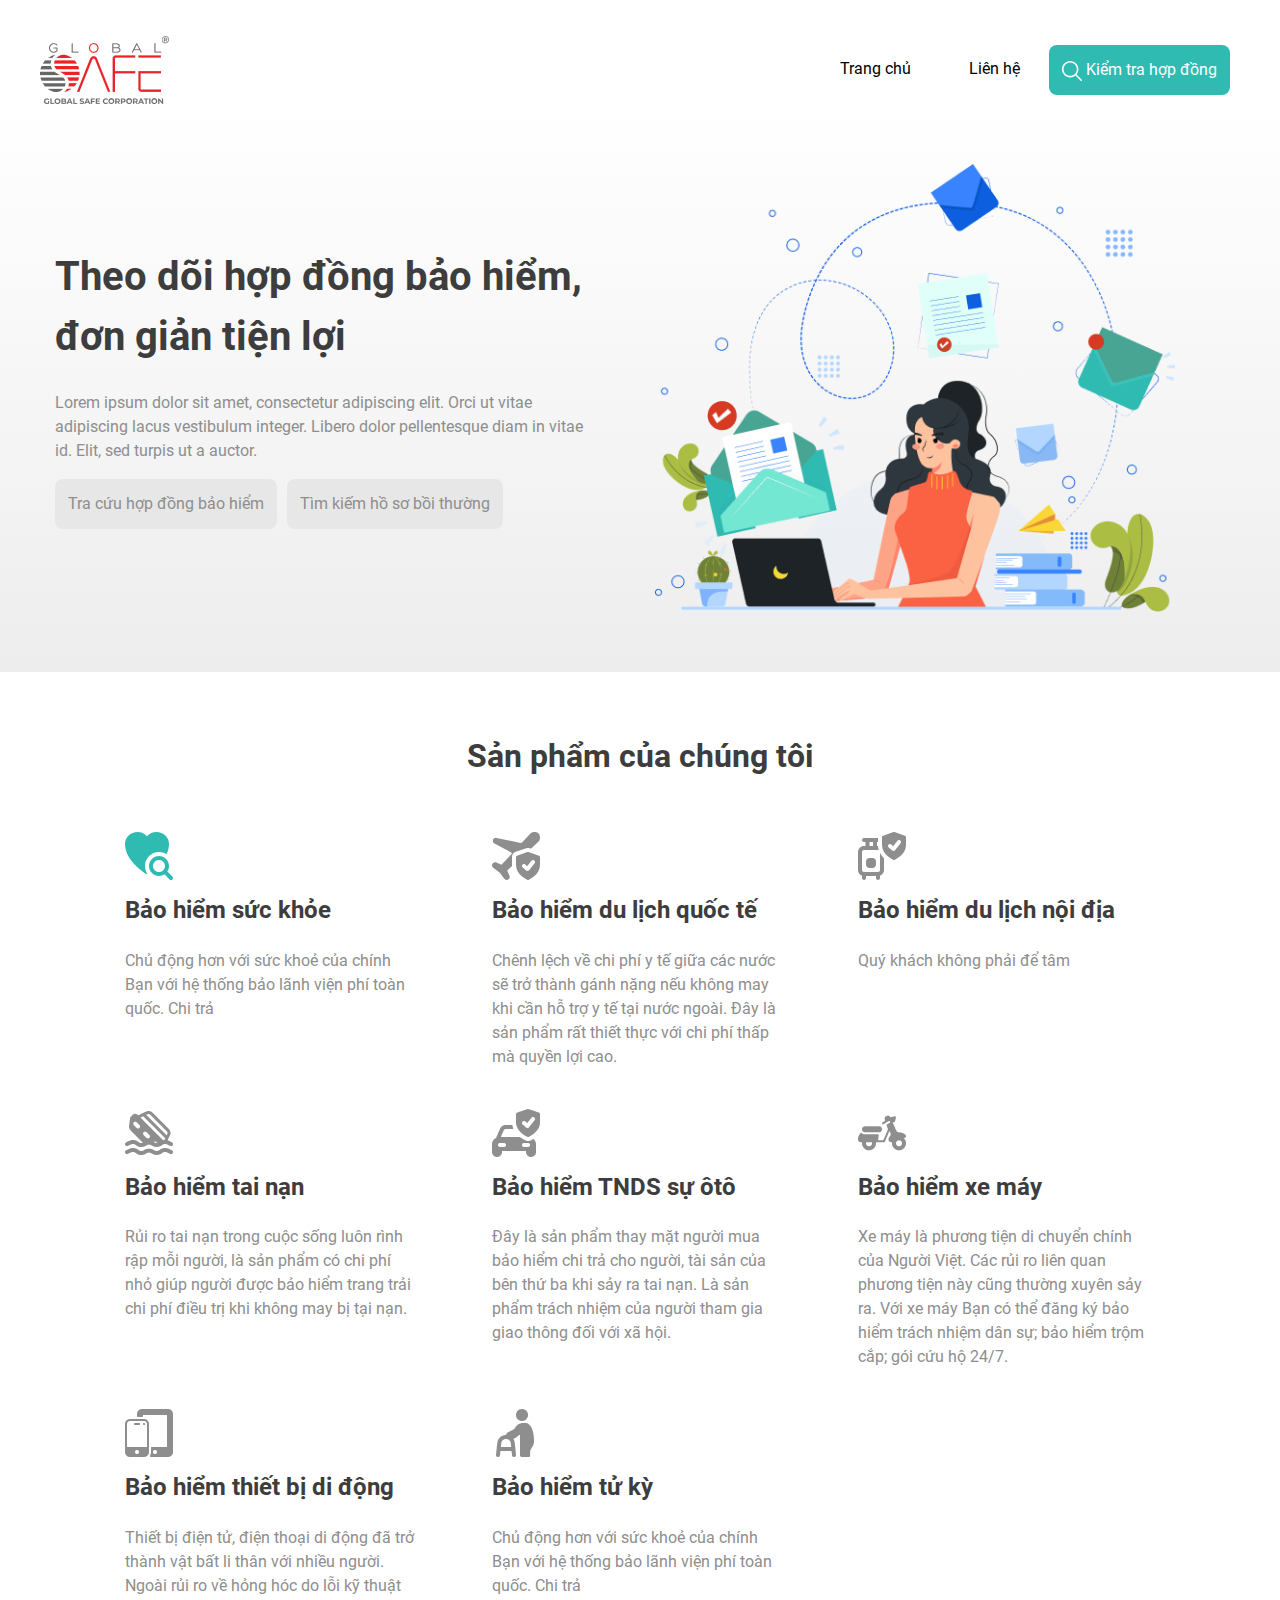
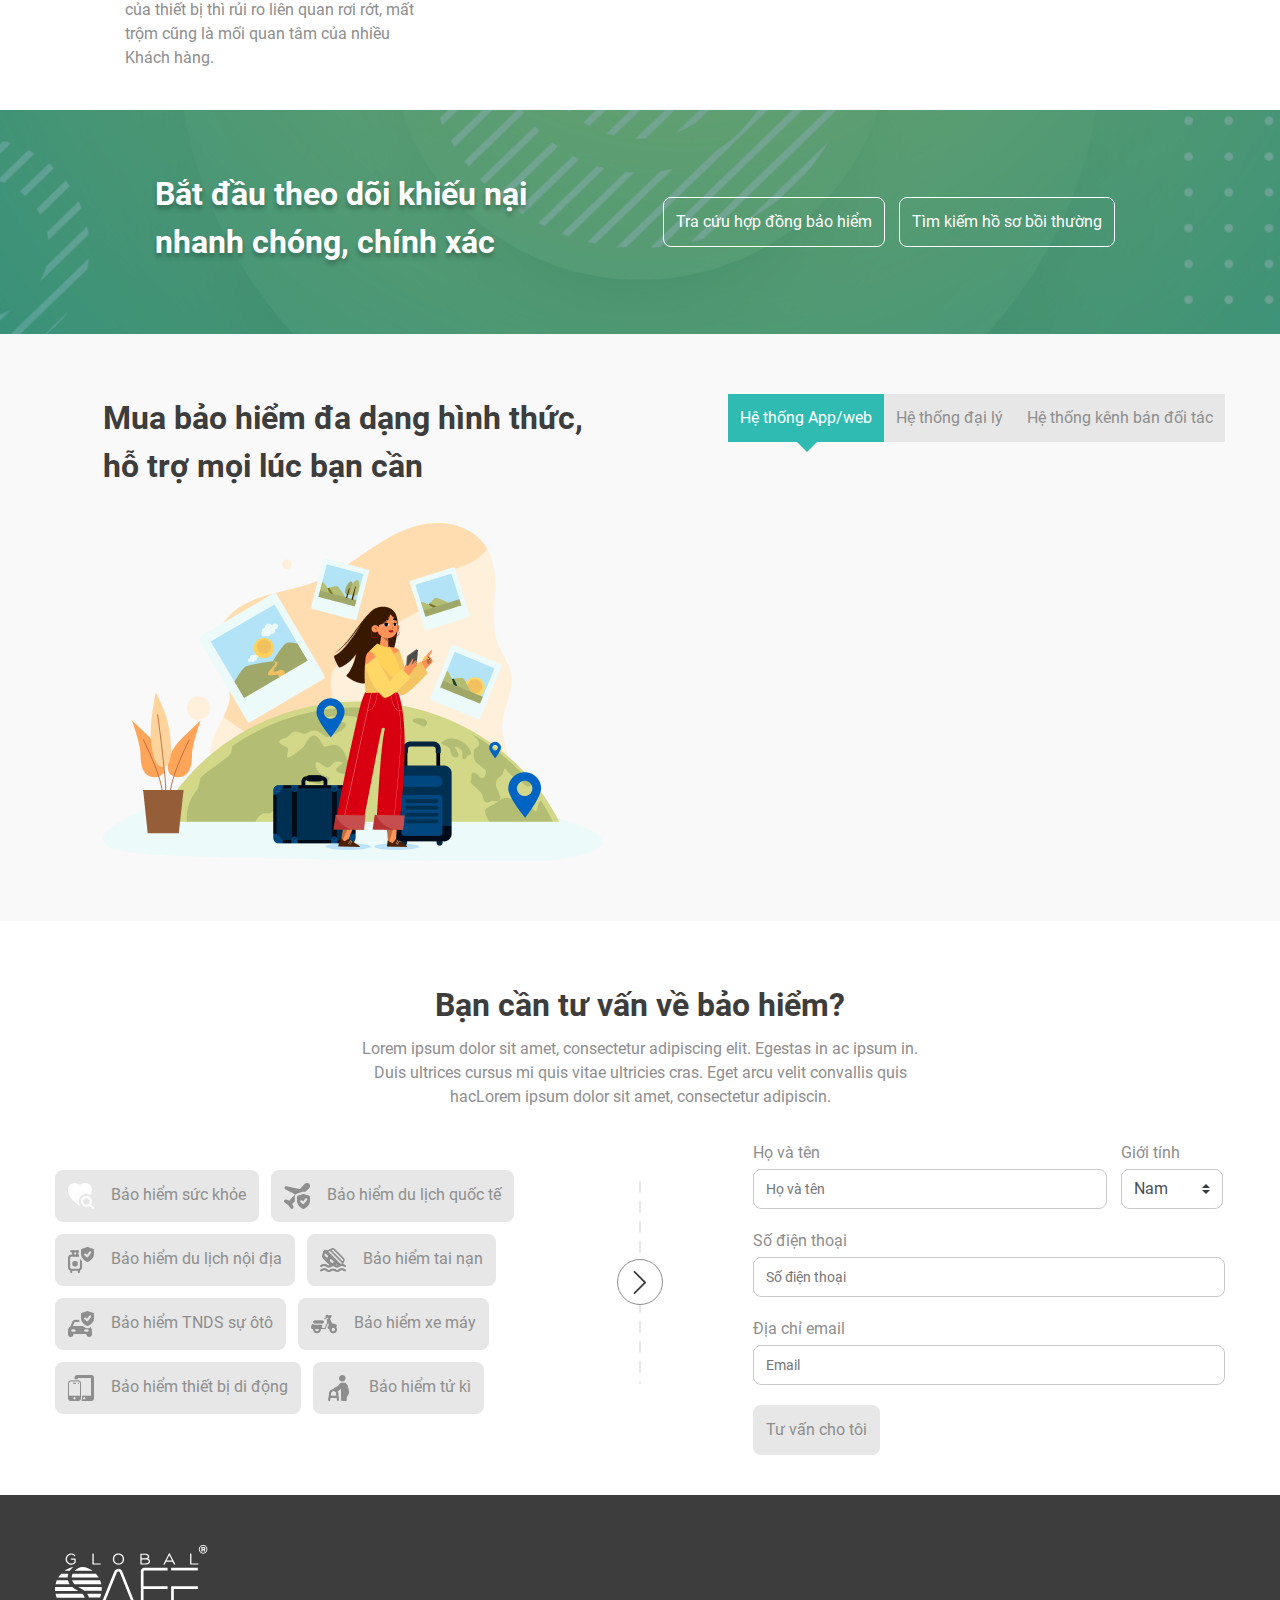
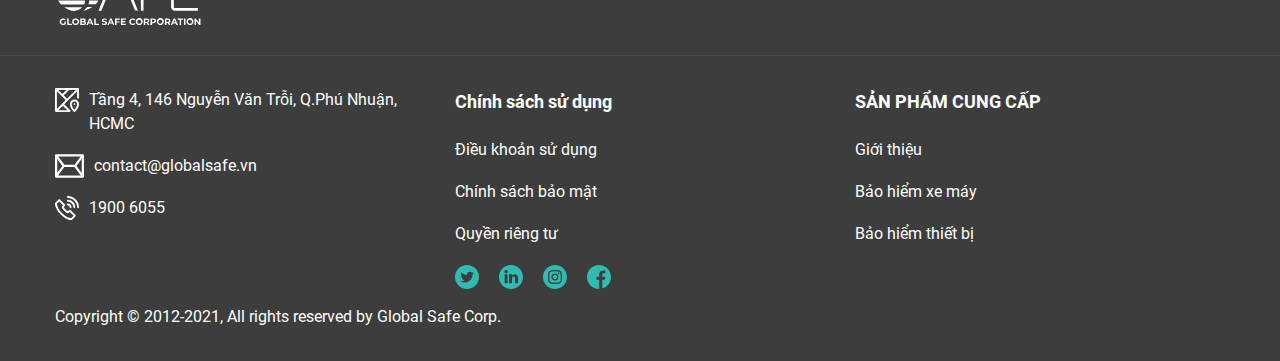
<file: index.html>
<!DOCTYPE html>
<html lang="en">
  <head>
    <meta charset="UTF-8" />
    <meta name="viewport" content="width=device-width, initial-scale=1.0" />
    <title>Global Safe</title>
    <!-- link css -->
    <link rel="stylesheet" href="./assets/css/reset.css" />
    <link rel="stylesheet" href="./assets/css/style.css" />
    <link rel="stylesheet" href="./assets/css/grid.css" />
    <link rel="stylesheet" href="./assets/css/home/index.css" />
    <link rel="stylesheet" href="./assets/css/blog/security.css" />
    <link rel="stylesheet" href="./assets/css/blog/privacy.css" />
    <link rel="stylesheet" href="./assets/css/blog/terms.css" />


    <!-- bootstrap -->
    <link
      rel="stylesheet"
      href="https://stackpath.bootstrapcdn.com/bootstrap/4.3.1/css/bootstrap.min.css"
      integrity="sha384-ggOyR0iXCbMQv3Xipma34MD+dH/1fQ784/j6cY/iJTQUOhcWr7x9JvoRxT2MZw1T"
      crossorigin="anonymous"
    />
    <!-- ---owl--- -->
    <link
      rel="stylesheet"
      href="https://cdnjs.cloudflare.com/ajax/libs/OwlCarousel2/2.3.4/assets/owl.carousel.min.css"
      integrity="sha512-tS3S5qG0BlhnQROyJXvNjeEM4UpMXHrQfTGmbQ1gKmelCxlSEBUaxhRBj/EFTzpbP4RVSrpEikbmdJobCvhE3g=="
      crossorigin="anonymous"
      referrerpolicy="no-referrer"
    />
    <link
      rel="stylesheet"
      href="https://cdnjs.cloudflare.com/ajax/libs/OwlCarousel2/2.3.4/assets/owl.theme.default.min.css"
      integrity="sha512-sMXtMNL1zRzolHYKEujM2AqCLUR9F2C4/05cdbxjjLSRvMQIciEPCQZo++nk7go3BtSuK9kfa/s+a4f4i5pLkw=="
      crossorigin="anonymous"
      referrerpolicy="no-referrer"
    />
    <!-- ---icon--- -->
    <link
      rel="stylesheet"
      href="https://kit-pro.fontawesome.com/releases/v5.12.0/css/pro.min.css"
    />
  </head>

  <body>
    <div class="wrapper">
      <!-- ========== modal tra cuu hop dong bao hiem -->
      <div
        class="modal fade"
        id="exampleContract"
        tabindex="-1"
        role="dialog"
        aria-labelledby="exampleModalLabel"
        aria-hidden="true"
      >
        <div class="modal-dialog modal-form" role="document">
          <div class="modal-content">
            <div class="modal-header">
              <h5 class="modal-title" id="exampleModalLabel">
                Tra cứu hợp đồng bảo hiểm
              </h5>
              <button
                type="button"
                class="close"
                data-dismiss="modal"
                aria-label="Close"
              >
                <span aria-hidden="true">&times;</span>
              </button>
            </div>
            <div class="modal-body" >
              <form class="form-group" >
                <div class="form-item">
                  <span
                    >Nhập mã hợp đồng/CMND/Serial
                    <img src="./assets/img/modal/infomation.svg" alt=""
                  /></span>
                  <input
                    type="text"
                    name="mahopdong"
                    id="form_id"
                    placeholder="Nhập mã hợp đồng/CMND/Serial"
                  />
                </div>
                <div class="form-item">
                  <span
                    >Nhập số điện thoại đăng ký
                    <img src="./assets/img/modal/infomation.svg" alt=""
                  /></span>
                  <input
                    type="text"
                    name="phone"
                    id="form_telno"
                    placeholder="Nhập số điện thoại của bạn"
                  />
                </div>
                <div class="modal-footer">
                  <button
                    type="button"
                    class="btn"
                    data-toggle="modal"
                    data-dismiss="modal"
                    data-target="#exampleNotFound"
                    onclick="doGetTEXT()"
                  >
                    Tra cứu
                  </button>
                </div>
              </form>
            </div>
            
          </div>
        </div>
      </div>

      <!-- ========== modal tra cuu ho so boi thuong -->
      <div
        class="modal fade"
        id="exampleFile"
        tabindex="-1"
        role="dialog"
        aria-labelledby="exampleModalLabel"
        aria-hidden="true"
      >
        <div class="modal-dialog modal-form" role="document">
          <div class="modal-content">
            <div class="modal-header">
              <h5 class="modal-title" id="exampleModalLabel">
                Tra cứu hồ sơ bồi thường
              </h5>
              <button
                type="button"
                class="close"
                data-dismiss="modal"
                aria-label="Close"
              >
                <span aria-hidden="true">&times;</span>
              </button>
            </div>
            <div class="modal-body">
              <div class="form-item">
                <span
                  >Chọn sản phẩm bảo hiểm
                  <img src="./assets/img/modal/infomation.svg" alt=""
                /></span>
                <select name="" id="">
                  <option value="">Bảo hiểm tử kỳ</option>
                  <option value="">Bảo hiểm sức khỏe</option>
                  <option value="">Bảo hiểm du lịch quốc tế</option>
                  <option value="">Bảo hiểm du lịch nội địa</option>
                  <option value="">Bảo hiểm tai nạn</option>
                </select>
              </div>
              <div class="form-item">
                <span
                  >Nhập mã hợp đồng/CMND/Serial
                  <img src="./assets/img/modal/infomation.svg" alt=""
                /></span>
                <input
                  type="text"
                  name=""
                  id=""
                  placeholder="Nhập mã hợp đồng/CMND/Serial"
                />
              </div>
              <div class="form-item">
                <span
                  >Nhập số điện thoại đăng ký
                  <img src="./assets/img/modal/infomation.svg" alt=""
                /></span>
                <input
                  type="text"
                  name=""
                  id=""
                  placeholder="Nhập số điện thoại của bạn"
                />
              </div>
              <div class="form-item">
                <span
                  >Nhập số yêu cầu bồi thường
                  <img src="./assets/img/modal/infomation.svg" alt=""
                /></span>
                <input
                  type="text"
                  name=""
                  id=""
                  placeholder="Nhập số yêu cầu bồi thường"
                />
              </div>
            </div>
            <div class="modal-footer">
              <button
                type="button"
                class="btn"
                data-dismiss="modal"
                data-toggle="modal"
                data-target="#exampleNotFound-2"
              >
                Tra cứu
              </button>
            </div>
          </div>
        </div>
      </div>

      <!-- ========== modal khong tim thay -->
      <div
        class="modal fade"
        id="exampleNotFound"
        tabindex="-1"
        role="dialog"
        aria-labelledby="exampleModalLabel"
        aria-hidden="true"
      >
        <div class="modal-dialog modal-form" role="document">
          <div class="modal-content">
            <div class="modal-body">
              <div class="form-item style-change">
                <img src="./assets/img/modal/notfound.svg" alt="" />
                <h5 class="modal-title" id="exampleModalLabel">
                  Không tìm thấy hợp đồng
                </h5>
                <span>Vui lòng kiểm tra lại thông tin</span>
              </div>
            </div>
            <div class="modal-footer notfound-btn">
              <button
                type="button"
                class="btn"
                data-dismiss="modal"
                aria-label="Close"
              >
                Đóng
              </button>
              <button
                type="button"
                class="btn"
                data-dismiss="modal"
                data-toggle="modal"
                data-target="#exampleContract"
              >
                Thử lại
              </button>
            </div>
          </div>
        </div>
      </div>
      <div
        class="modal fade"
        id="exampleNotFound-2"
        tabindex="-1"
        role="dialog"
        aria-labelledby="exampleModalLabel"
        aria-hidden="true"
      >
        <div class="modal-dialog modal-form" role="document">
          <div class="modal-content">
            <div class="modal-body">
              <div class="form-item style-change">
                <img src="./assets/img/modal/notfound.svg" alt="" />
                <h5 class="modal-title" id="exampleModalLabel">
                  Không tìm thấy hợp đồng
                </h5>
                <span>Vui lòng kiểm tra lại thông tin</span>
              </div>
            </div>
            <div class="modal-footer notfound-btn">
              <button
                type="button"
                class="btn"
                data-dismiss="modal"
                aria-label="Close"
              >
                Đóng
              </button>
              <button
                type="button"
                class="btn"
                data-dismiss="modal"
                data-toggle="modal"
                data-target="#exampleFile"
              >
                Thử lại
              </button>
            </div>
          </div>
        </div>
      </div>

      <!-- ========== modal tra cuu -->
      <div
        class="modal fade"
        id="exampleSearch"
        tabindex="-1"
        role="dialog"
        aria-labelledby="exampleModalLabel"
        aria-hidden="true"
      >
        <div class="modal-dialog modal-form" role="document">
          <div class="modal-content">
            <div class="modal-body">
              <div class="form-item">
                <span
                  >Nhập mã hợp đồng/CMND/Serial
                  <img src="./assets/img/modal/infomation.svg" alt=""
                /></span>
                <input
                  type="text"
                  name=""
                  id=""
                  placeholder="Nhập mã hợp đồng/CMND/Serial"
                />
              </div>
            </div>
            <div class="modal-footer">
              <button
                type="button"
                class="btn"
              >
              <a href="contract.html">Kiểm tra</a>
              
              </button>
            </div>
          </div>
        </div>
      </div>

      <!-- ========== modal tu van -->
      <div
        class="modal fade"
        id="exampleadvise"
        tabindex="-1"
        role="dialog"
        aria-labelledby="exampleModalLabel"
        aria-hidden="true"
      >
        <div class="modal-dialog modal-form" role="document">
          <div class="modal-content">
            <button
              type="button"
              class="close"
              data-dismiss="modal"
              aria-label="Close"
            >
              <span aria-hidden="true">&times;</span>
            </button>
            <div class="modal-body">
              <div class="form-item success-change">
                <h5 class="modal-title" id="exampleModalLabel">
                  Cám ơn Quý khách!
                </h5>
                <span
                  >Yêu cầu tư vấn sản phẩm đã được gửi Chúng tôi sẽ liện hệ với
                  Quý khách theo thông tin đăng ký</span
                >
              </div>
            </div>
          </div>
        </div>
      </div>

      <!----- modal security ----->
      <div
        class="modal fade"
        id="modalSecurity"
        tabindex="-1"
        role="dialog"
        aria-labelledby="exampleModalLabel"
        aria-hidden="true"
      >
        <div class="modal-dialog modal-footer" role="document">
          <div class="modal-content">
            <div class="security">
              <!-- header -->
              <div class="security__header">
                <div class="container">
                  <div class="row">
                    <img src="./assets/img/blog/logo.svg" alt="" />
                    <img
                      type="button"
                      class="close-btn"
                      data-dismiss="modal"
                      src="./assets/img/blog/X.svg"
                      alt=""
                    />
                  </div>
                </div>
              </div>
              <!-- end header -->
              <!-- title -->
              <div class="title">
                <div class="container">
                  <h1>Global Safe - Security Policy</h1>
                </div>
              </div>
              <!-- end title -->
              <!-- content -->
              <div class="content">
                <div class="container">
                  <h5>Resource protection</h5>
                  <p>
                    Your resource protection scheme ensures that only authorized
                    users can access objects on the system. The ability to
                    secure all types of system resources is a System strength.
                    You should carefully define the different categories of
                    users that can access your system. Also, you should define
                    what access authorization you want to give these groups of
                    users as part of creating your security policy.
                  </p>
                  <h5>Authentication</h5>
                  <p>
                    The assurance or verification that the resource (human or
                    machine) at the other end of the session really is what it
                    claims to be. Solid authentication defends a system against
                    the security risk of impersonation, in which a sender or
                    receiver uses a false identity to access a system.
                    Traditionally, systems have used passwords and user names
                    for authentication; digital certificates can provide a more
                    secure method of authentication while offering other
                    security benefits as well. When you link your system to a
                    public network like the Internet, user authentication takes
                    on new dimensions. An important difference between the
                    Internet and your intranet is your ability to trust the
                    identity of a user who signs on. Consequently, you should
                    consider seriously the idea of using stronger authentication
                    methods than a traditional user name and password login
                    procedures provide. Authenticated users might have different
                    types of permissions based on their authorization levels.
                  </p>
                  <h5>Authorization</h5>
                  <p>
                    The assurance that the person or computer at the other end
                    of the session has permission to carry out the request.
                    Authorization is the process of determining who or what can
                    access system resources or perform certain activities on a
                    system. Typically, authorization is performed in the context
                    of authentication.
                  </p>
                  <h5>Integrity</h5>
                  <p>
                    The assurance that arriving information is the same as what
                    was sent out. Understanding integrity requires you to
                    understand the concepts of data integrity and system
                    integrity.
                  </p>
                  <ul>
                    <li>
                      <p>
                        <strong>Data integrity</strong>:Data is protected from
                        unauthorized changes or tampering. Data integrity
                        defends against the security risk of manipulation, in
                        which someone intercepts and changes information to
                        which he or she is not authorized. In addition to
                        protecting data that is stored within your network, you
                        might need additional security to ensure data integrity
                        when data enters your system from untrusted sources.
                        When data that enters your system comes from a public
                        network, you need security methods so that you can
                        perform the following tasks:
                      </p>
                    </li>
                  </ul>
                  <ol>
                    <li>
                      Protect the data from being sniffed and interpreted,
                      typically by encrypting it.
                    </li>
                    <li>
                      Ensure that the transmission has not been altered (data
                      integrity).
                    </li>
                    <li>
                      Prove that the transmission occurred (nonrepudiation). In
                      the future, you might need the electronic equivalent of
                      registered or certified mail.
                    </li>
                  </ol>
                  <ul>
                    <li>
                      <strong>System integrity</strong>: Your system provides
                      consistent and expected results with expected performance.
                      For the i5/OS operating system, system integrity is the
                      most commonly overlooked component of security because it
                      is a fundamental part of i5/OS architecture. i5/OS
                      architecture, for example, makes it extremely difficult
                      for a hacker to imitate or change an operating system
                      program when you use security level 40 or 50.
                    </li>
                  </ul>
                  <h5>Nonrepudiation</h5>
                  <p>
                    The proof that a transaction occurred, or that you sent or
                    received a message. The use of digital certificates and
                    public-key cryptography to sign transactions, messages, and
                    documents support nonrepudiation. Both the sender and the
                    receiver agree that the exchange takes place. The digital
                    signature on the data provides the necessary proof.
                  </p>
                  <h5>Confidentiality</h5>
                  <p>
                    The assurance that sensitive information remains private and
                    is not visible to an eavesdropper. Confidentiality is
                    critical to total data security. Encrypting data by using
                    digital certificates and Secure Socket Layer (SSL) or
                    virtual private network (VPN) connection helps ensure
                    confidentiality when transmitting data across untrusted
                    networks. Your security policy should conclude how you will
                    provide confidentiality for information within your network
                    as well as when information leaves your network.
                  </p>
                  <h5>Auditing security activities</h5>
                  <p>
                    Monitoring security-relevant events to provide a log of both
                    successful and unsuccessful (denied) access. Successful
                    access records tell you who is doing what on your systems.
                    Unsuccessful (denied) access records tell you either that
                    someone is attempting to break your security or that someone
                    is having difficulty accessing your system.
                  </p>
                </div>
              </div>
              <!-- end content -->
              <!-- footer -->
              <div class="security__footer">
                <div class="container">
                  <div class="row">
                    <div class="col-sm-8">
                      <div class="footer__text">
                        <p>
                          Copyright &#169; 2012-2021, All rights reserved by
                          <a href="#">Global Safe Corp.</a>
                        </p>
                        <p class="VS">Visits statistics :677414723</p>
                      </div>
                    </div>
                    <div class="col-sm-4 icon">
                      <div class="footer__icons">
                        <a href="#"
                          ><img src="./assets/img/blog/fb.svg" alt=""
                        /></a>
                        <a href="#"
                          ><img src="./assets/img/blog/twit.svg" alt=""
                        /></a>
                        <a href="#"
                          ><img src="./assets/img/blog/in.svg" alt=""
                        /></a>
                      </div>
                    </div>
                  </div>
                </div>
              </div>
              <!-- end footer -->
            </div>
          </div>
        </div>
      </div>

      <!----- modal privacy ----->
      <div
        class="modal fade"
        id="modalPrivacy"
        tabindex="-1"
        role="dialog"
        aria-labelledby="exampleModalLabel"
        aria-hidden="true"
      >
        <div class="modal-dialog modal-footer" role="document">
          <div class="modal-content">
            <div class="privacy">
              <!-- header -->
              <div class="privacy__header">
                <div class="container">
                  <div class="row">
                    <img src="./assets/img/blog/logo.svg" alt="" />
                    <img
                      type="button"
                      class="close-btn"
                      data-dismiss="modal"
                      src="./assets/img/blog/X.svg"
                      alt=""
                    />
                  </div>
                </div>
              </div>
              <!-- end header -->
              <!-- title -->
              <div class="title">
                <div class="container">
                  <h1>Global Safe - Privacy Policy</h1>
                </div>
              </div>
              <!-- end title -->
              <!-- content -->
              <div class="content">
                <div class="container">
                  <div class="row">
                    <div class="col-sm-7">
                      <div class="content__text">
                        <h5>
                          Means and tools for users to access and edit their
                          personal data:
                        </h5>
                        <p>
                          Customers have the right to submit complaints about
                          the content of confidential information contact the
                          Management of the website www.globalsafe.vn. When
                          receiving these feedbacks, www.globalsafe.vn will
                          confirm the data, the case as the customer’s response
                          depending on the level, and will take timely measures.
                        </p>
                        <h5>
                          Commit to confidentiality of customer information
                        </h5>
                        <p>
                          We also commit not to knowingly disclose customer
                          information, not to sell or share customer information
                          for commercial purposes in violation of our
                          engagements with our customers. Company privacy
                          policy.
                        </p>
                        <p>
                          Also, customers may not use any form of software to
                          interfere with the system or alter the data structure.
                          Global Safe Corporation strictly prohibits the
                          dissemination, propagation or promotion of any
                          activity that interferes with, disrupts or infiltrates
                          data of the system. All violations will be deprived of
                          all rights and will be prosecuted if necessary. Your
                          information will be kept confidential by us, but if
                          required by law we are required to provide this
                          information to the law enforcement agency.
                        </p>
                        <p>
                          Global Safe’s privacy policy applies only to the
                          Company’s website. It does not include or involve
                          other third parties that place ads or have affiliates
                          at the company. We suggest that you refer to and
                          clarify the differences in the privacy policy of these
                          websites.
                        </p>
                      </div>
                    </div>
                    <div class="col-sm-5">
                      <div class="content__img">
                        <img src="./assets/img/blog/privacyimg.svg" alt="" />
                      </div>
                    </div>
                  </div>
                </div>
              </div>
              <!-- end content -->
              <!-- footer -->
              <div class="privacy__footer">
                <div class="container">
                  <div class="row">
                    <div class="col-sm-8">
                      <div class="footer__text">
                        <p>
                          Copyright &#169; 2012-2021, All rights reserved by
                          <a href="#">Global Safe Corp.</a>
                        </p>
                        <p class="VS">Visits statistics :677414723</p>
                      </div>
                    </div>
                    <div class="col-sm-4 icon">
                      <div class="footer__icons">
                        <a href="#"
                          ><img src="./assets/img/blog/fb.svg" alt=""
                        /></a>
                        <a href="#"
                          ><img src="./assets/img/blog/twit.svg" alt=""
                        /></a>
                        <a href="#"
                          ><img src="./assets/img/blog/in.svg" alt=""
                        /></a>
                      </div>
                    </div>
                  </div>
                </div>
              </div>
              <!-- end footer -->
            </div>
          </div>
        </div>
      </div>

      <!----- modal terms ----->
      <div
        class="modal fade"
        id="modalTerms"
        tabindex="-1"
        role="dialog"
        aria-labelledby="exampleModalLabel"
        aria-hidden="true"
      >
        <div class="modal-dialog modal-footer" role="document">
          <div class="modal-content">
            <div class="terms">
              <!-- header -->
              <div class="terms__header">
                <div class="container">
                  <div class="row">
                    <img src="./assets/img/blog/logo.svg" alt="" />
                    <img
                      type="button"
                      class="close-btn"
                      data-dismiss="modal"
                      src="./assets/img/blog/X.svg"
                      alt=""
                    />
                  </div>
                </div>
              </div>
              <!-- end header -->
              <!-- title -->
              <div class="title">
                <div class="container">
                  <h1>Global Safe - Terms of Use</h1>
                </div>
              </div>
              <!-- end title -->
              <!-- content -->
              <div class="content">
                <div class="container">
                  <div class="row">
                    <div class="col-sm-7">
                      <div class="content__text">
                        <p>
                          Global Safe provides the app to customers and other
                          authorized entities.
                        </p>
                        <p>
                          Global Safe may, at our discretion, at any time, with
                          or without notice, make changes to this system.
                        </p>
                        <p>
                          Information in this system may not be accurate and is
                          provided only for informational purposes, not for
                          trading or transactional purpoces.
                        </p>
                        <p>
                          The system is not liable for any damages or costs of
                          any type arising out of or in any way connected with
                          your use of the services of any financial institution,
                          advisor, or another service provider. Additionally, We
                          are not liable for any errors or delays in the
                          content, information, data, calculations, and advice
                          users may receive relatively thereto or for any
                          actions taken in reliance thereon.
                        </p>
                      </div>
                    </div>
                    <div class="col-sm-5">
                      <div class="content__img">
                        <img src="./assets/img/blog/Termsimg.svg" alt="" />
                      </div>
                    </div>
                  </div>
                </div>
              </div>
              <!-- end content -->
              <!-- footer -->
              <div class="terms__footer">
                <div class="container">
                  <div class="row">
                    <div class="col-sm-8">
                      <div class="footer__text">
                        <p>
                          Copyright &#169; 2012-2021, All rights reserved by
                          <a href="#">Global Safe Corp.</a>
                        </p>
                        <p class="VS">Visits statistics :677414723</p>
                      </div>
                    </div>
                    <div class="col-sm-4 icon">
                      <div class="footer__icons">
                        <a href="#"
                          ><img src="./assets/img/blog/fb.svg" alt=""
                        /></a>
                        <a href="#"
                          ><img src="./assets/img/blog/twit.svg" alt=""
                        /></a>
                        <a href="#"
                          ><img src="./assets/img/blog/in.svg" alt=""
                        /></a>
                      </div>
                    </div>
                  </div>
                </div>
              </div>
              <!-- end footer -->
            </div>
          </div>
        </div>
      </div>

      <!-- start header -->
      <header>
        <div class="container">
          <div class="row">
            <div class="logo">
              <img src="./assets/img/home/logo.png" alt="" />
            </div>
            <div class="header-right">
              <div class="content-inner">
                <a href="index.html">Trang chủ</a>
                <a href="">Liên hệ</a>
                <button
                  class="btn search-btn"
                  data-toggle="modal"
                  data-target="#exampleContract"
                >
                  <img src="./assets/img/home/search.svg" alt="" /> Kiểm tra hợp
                  đồng
                </button>
              </div>
              <div class="humberger">
                <img
                  class="humberger-icon"
                  src="./assets/img/humber.png"
                  alt=""
                />
                <div class="drop-header">
                  <a href="">Trang chủ</a>
                  <a href="">Liên hệ</a>
                  <button
                    data-toggle="modal"
                    data-target="#exampleSearch"
                    class="btn search-btn"
                  >
                    <img src="./assets/img/home/search.svg" alt="" /> Kiểm tra
                    hợp đồng
                  </button>
                  <img
                    class="close-menu"
                    src="./assets/img/blog/X.svg"
                    alt=""
                  />
                </div>
              </div>
            </div>
          </div>
        </div>
      </header>
      <!-- end header -->
      <!-- start banner -->
      <div class="banner">
        <div class="container">
          <div class="row">
            <div class="col-lg-6 col-md-12 col-12">
              <div class="banner__content">
                <h1>Theo dõi hợp đồng bảo hiểm, đơn giản tiện lợi</h1>
                <p>
                  Lorem ipsum dolor sit amet, consectetur adipiscing elit. Orci
                  ut vitae adipiscing lacus vestibulum integer. Libero dolor
                  pellentesque diam in vitae id. Elit, sed turpis ut a auctor.
                </p>
                <div class="button">
                  <button
                    class="btn btn-left"
                    data-toggle="modal"
                    data-target="#exampleContract"
                  >
                    Tra cứu hợp đồng bảo hiểm
                  </button>
                  <button
                    class="btn btn-right"
                    data-toggle="modal"
                    data-target="#exampleFile"
                  >
                    Tìm kiếm hồ sơ bồi thường
                  </button>
                </div>
              </div>
            </div>
            <div class="col-lg-6 col-md-12 col-12">
              <div class="banner__img">
                <img src="./assets/img/home/banner.png" alt="" />
              </div>
            </div>
          </div>
        </div>
      </div>
      <!-- end banner -->
      <!-- start product -->
      <div class="product">
        <div class="container">
          <h3>Sản phẩm của chúng tôi</h3>
          <div class="product__list">
            <div class="row">
              <div class="col-lg-4 col-md-6 col-12">
                <div class="list-item">
                  <div class="hide-img">
                    <img src="./assets/img/home/Suc-khoe.svg" alt="" />
                  </div>
                  <img src="./assets/img/home/Suc-khoe.svg" alt="" />
                  <h4>Bảo hiểm sức khỏe</h4>
                  <p>
                    Chủ động hơn với sức khoẻ của chính Bạn với hệ thống bảo
                    lãnh viện phí toàn quốc. Chi trả
                  </p>
                  <a href="">Mua bảo hiểm</a>
                </div>
              </div>
              <div class="col-lg-4 col-md-6 col-12">
                <div class="list-item">
                  <div class="hide-img">
                    <img src="./assets/img/home/dulichqt.svg" alt="" />
                  </div>
                  <img src="./assets/img/home/dulichqt.svg" alt="" />
                  <h4>Bảo hiểm du lịch quốc tế</h4>
                  <p>
                    Chênh lệch về chi phí y tế giữa các nước sẽ trở thành gánh
                    nặng nếu không may khi cần hỗ trợ y tế tại nước ngoài. Đây
                    là sản phẩm rất thiết thực với chi phí thấp mà quyền lợi
                    cao.
                  </p>
                  <a href="">Mua bảo hiểm</a>
                </div>
              </div>
              <div class="col-lg-4 col-md-6 col-12">
                <div class="list-item">
                  <div class="hide-img">
                    <img src="./assets/img/home/dulichnoidia.svg" alt="" />
                  </div>
                  <img src="./assets/img/home/dulichnoidia.svg" alt="" />
                  <h4>Bảo hiểm du lịch nội địa</h4>
                  <p>Quý khách không phải để tâm</p>
                  <a href="">Mua bảo hiểm</a>
                </div>
              </div>
              <div class="col-lg-4 col-md-6 col-12">
                <div class="list-item">
                  <div class="hide-img">
                    <img src="./assets/img/home/tainan.png" alt="" />
                  </div>
                  <img src="./assets/img/home/tainan.png" alt="" />
                  <h4>Bảo hiểm tai nạn</h4>
                  <p>
                    Rủi ro tai nạn trong cuộc sống luôn rình rập mỗi người, là
                    sản phẩm có chi phí nhỏ giúp người được bảo hiểm trang trải
                    chi phí điều trị khi không may bị tại nạn.
                  </p>
                  <a href="">Mua bảo hiểm</a>
                </div>
              </div>
              <div class="col-lg-4 col-md-6 col-12">
                <div class="list-item">
                  <div class="hide-img">
                    <img src="./assets/img/home/xeoto.png" alt="" />
                  </div>
                  <img src="./assets/img/home/xeoto.png" alt="" />
                  <h4>Bảo hiểm TNDS sự ôtô</h4>
                  <p>
                    Đây là sản phẩm thay mặt người mua bảo hiểm chi trả cho
                    người, tài sản của bên thứ ba khi sảy ra tai nạn. Là sản
                    phẩm trách nhiệm của người tham gia giao thông đối với xã
                    hội.
                  </p>
                  <a href="">Mua bảo hiểm</a>
                </div>
              </div>
              <div class="col-lg-4 col-md-6 col-12">
                <div class="list-item">
                  <div class="hide-img">
                    <img src="./assets/img/home/xemay.png" alt="" />
                  </div>
                  <img src="./assets/img/home/xemay.png" alt="" />
                  <h4>Bảo hiểm xe máy</h4>
                  <p>
                    Xe máy là phương tiện di chuyển chính của Người Việt. Các
                    rủi ro liên quan phương tiện này cũng thường xuyên sảy ra.
                    Với xe máy Bạn có thể đăng ký bảo hiểm trách nhiệm dân sự;
                    bảo hiểm trộm cắp; gói cứu hộ 24/7.
                  </p>
                  <a href="">Mua bảo hiểm</a>
                </div>
              </div>
              <div class="col-lg-4 col-md-6 col-12">
                <div class="list-item">
                  <div class="hide-img">
                    <img src="./assets/img/home/mobile.png" alt="" />
                  </div>
                  <img src="./assets/img/home/mobile.png" alt="" />
                  <h4>Bảo hiểm thiết bị di động</h4>
                  <p>
                    Thiết bị điện tử, điện thoại di động đã trở thành vật bất li
                    thân với nhiều người. Ngoài rủi ro về hỏng hóc do lỗi kỹ
                    thuật của thiết bị thì rủi ro liên quan rơi rớt, mất trộm
                    cũng là mối quan tâm của nhiều Khách hàng.
                  </p>
                  <a href="">Mua bảo hiểm</a>
                </div>
              </div>
              <div class="col-lg-4 col-md-6 col-12">
                <div class="list-item">
                  <div class="hide-img">
                    <img src="./assets/img/home/baohiemtuky.png" alt="" />
                  </div>
                  <img src="./assets/img/home/baohiemtuky.png" alt="" />
                  <h4>Bảo hiểm tử kỳ</h4>
                  <p>
                    Chủ động hơn với sức khoẻ của chính Bạn với hệ thống bảo
                    lãnh viện phí toàn quốc. Chi trả
                  </p>
                  <a href="">Mua bảo hiểm</a>
                </div>
              </div>
            </div>
          </div>
        </div>
      </div>
      <!-- end product -->
      <!-- start banner2 -->
      <div class="banner2">
        <div class="container">
          <div class="row">
            <h3>Bắt đầu theo dõi khiếu nại nhanh chóng, chính xác</h3>
            <div class="button">
              <button class="btn btn-left">Tra cứu hợp đồng bảo hiểm</button>
              <button class="btn btn-right">Tìm kiếm hồ sơ bồi thường</button>
            </div>
          </div>
        </div>
      </div>
      <!-- end banner2 -->
      <!-- start welfare -->
      <div class="welfare">
        <div class="container">
          <div class="row">
            <div class="col-lg-6 col-md-12 col-12">
              <div class="welfare__left">
                <h3>Mua bảo hiểm đa dạng hình thức, hỗ trợ mọi lúc bạn cần</h3>
                <img src="./assets/img/home/phuc-loi.png" alt="" />
              </div>
            </div>
            <div class="col-lg-6 col-md-12 col-12">
              <div class="welfare__right">
                <ul class="system-list">
                  <li class="system-item active-slide">Hệ thống App/web</li>
                  <li class="system-item">Hệ thống đại lý</li>
                  <li class="system-item">Hệ thống kênh bán đối tác</li>
                </ul>
                <div class="system-content">
                  <div class="owl-carousel owl-theme">
                    <div class="slide-item">
                      <h4>Mua qua hệ thống App/web</h4>
                      <p>
                        Lorem ipsum dolor sit amet, consectetur adipiscing elit.
                        Egestas in ac ipsum in. Duis ultrices cursus mi quis
                        vitae ultricies cras. Eget arcu velit convallis quis
                        hacLorem ipsum dolor sit amet, consectetur adipiscing
                        elit. Egestas in ac ipsum in. Duis ultrices cursus mi
                        quis vitae ultricies cras. Eget arcu velit convallis
                        quis hac.
                      </p>
                    </div>
                    <div class="slide-item">
                      <h4>Mua qua hệ thống App/web</h4>
                      <p>
                        Lorem ipsum dolor sit amet, consectetur adipiscing elit.
                        Egestas in ac ipsum in. Duis ultrices cursus mi quis
                        vitae ultricies cras. Eget arcu velit convallis quis
                        hacLorem ipsum dolor sit amet, consectetur adipiscing
                        elit. Egestas in ac ipsum in. Duis ultrices cursus mi
                        quis vitae ultricies cras. Eget arcu velit convallis
                        quis hac.
                      </p>
                    </div>
                    <div class="slide-item">
                      <h4>Mua qua hệ thống App/web</h4>
                      <p>
                        Lorem ipsum dolor sit amet, consectetur adipiscing elit.
                        Egestas in ac ipsum in. Duis ultrices cursus mi quis
                        vitae ultricies cras. Eget arcu velit convallis quis
                        hacLorem ipsum dolor sit amet, consectetur adipiscing
                        elit. Egestas in ac ipsum in. Duis ultrices cursus mi
                        quis vitae ultricies cras. Eget arcu velit convallis
                        quis hac.
                      </p>
                    </div>
                  </div>
                </div>
              </div>
            </div>
          </div>
        </div>
      </div>
      <!-- end welfare -->

      <!-- start advise -->
      <div class="advise">
        <div class="container">
          <div class="advise__title">
            <h3>Bạn cần tư vấn về bảo hiểm?</h3>
            <p>
              Lorem ipsum dolor sit amet, consectetur adipiscing elit. Egestas
              in ac ipsum in. Duis ultrices cursus mi quis vitae ultricies cras.
              Eget arcu velit convallis quis hacLorem ipsum dolor sit amet,
              consectetur adipiscin.
            </p>
          </div>
          <div class="advise__content">
            <div class="row">
              <div class="col-lg-6 col-md-12 col-12 center">
                <div class="list-option">
                  <button class="btn">
                    <img src="./assets/img/home/suc-khoe-white.png" alt="" />
                    Bảo hiểm sức khỏe
                  </button>
                  <button class="btn">
                    <img src="./assets/img/home/dulichqt.svg" alt="" /> Bảo hiểm
                    du lịch quốc tế
                  </button>
                  <button class="btn">
                    <img src="./assets/img/home/dulichnoidia.svg" alt="" /> Bảo
                    hiểm du lịch nội địa
                  </button>
                  <button class="btn">
                    <img src="./assets/img/home/tainan.png" alt="" /> Bảo hiểm
                    tai nạn
                  </button>
                  <button class="btn">
                    <img src="./assets/img/home/xeoto.png" alt="" /> Bảo hiểm
                    TNDS sự ôtô
                  </button>
                  <button class="btn">
                    <img src="./assets/img/home/xemay.png" alt="" /> Bảo hiểm xe
                    máy
                  </button>
                  <button class="btn">
                    <img src="./assets/img/home/mobile.png" alt="" /> Bảo hiểm
                    thiết bị di động
                  </button>
                  <button class="btn">
                    <img src="./assets/img/home/baohiemtuky.png" alt="" /> Bảo
                    hiểm tử kì
                  </button>
                </div>
              </div>
              <!-- <div class="col-lg-2 col-md-0 col-0"> -->
              <div class="between">
                <div class="between-icon">
                  <img src="./assets/img/right-icon.svg" alt="" />
                </div>
              </div>
              <!-- </div> -->
              <div class="col-lg-6 col-md-12 col-12">
                <form action="" class="advise-form">
                  <div class="line">
                    <div class="line-inner">
                      <div class="name">
                        <span>Họ và tên</span>
                        <input type="text" placeholder="Họ và tên" />
                      </div>
                      <div class="sex">
                        <span>Giới tính</span>
                        <select class="custom-select">
                          <option selected value="nam">Nam</option>
                          <option value="nu">Nữ</option>
                        </select>
                      </div>
                    </div>
                  </div>
                  <div class="line">
                    <span>Số điện thoại</span>
                    <input
                      class="biggest"
                      type="text"
                      placeholder="Số điện thoại"
                    />
                  </div>
                  <div class="line">
                    <span>Địa chỉ email</span>
                    <input class="biggest" type="email" placeholder="Email" />
                  </div>
                  <button
                    type="button"
                    class="btn"
                    data-toggle="modal"
                    data-target="#exampleadvise"
                  >
                    Tư vấn cho tôi <i class="fas fa-chevron-right"></i>
                  </button>
                </form>
              </div>
            </div>
          </div>
        </div>
      </div>
      <!-- end advise -->
      <!-- start footer -->
      <div class="footer">
        <div class="container">
          <div class="footer__logo">
            <div class="logo">
              <img src="./assets/img/home/footer.svg" alt="" />
            </div>
          </div>
          <div class="footer__content">
            <div class="row">
              <div class="col-lg-4 col-md-4 col-12">
                <div class="footer-box">
                  <div class="item">
                    <img src="./assets/img/home/maps.svg" alt="" />
                    <p>Tầng 4, 146 Nguyễn Văn Trỗi, Q.Phú Nhuận, HCMC</p>
                  </div>
                  <div class="item">
                    <img src="./assets/img/home/email-icon.svg" alt="" />
                    <p>contact@globalsafe.vn</p>
                  </div>
                  <div class="item">
                    <img src="./assets//img/home/telephone.svg" alt="" />
                    <p>1900 6055</p>
                  </div>
                </div>
              </div>
              <div class="col-lg-4 col-md-4 col-12">
                <div class="footer-box">
                  <h4>Chính sách sử dụng</h4>
                  <a data-toggle="modal" data-target="#modalTerms">
                    Điều khoản sử dụng
                  </h4>
                  <a data-toggle="modal" data-target="#modalSecurity"
                    >Chính sách bảo mật</a
                  >
                  <a data-toggle="modal" data-target="#modalPrivacy"
                    >Quyền riêng tư
                  </a>
                  <ul class="box-icon">
                    <li>
                      <a href=""
                        ><img src="./assets/img/home/twitter.svg" alt=""
                      /></a>
                    </li>
                    <li>
                      <a href=""
                        ><img src="./assets/img/home/instagram.svg" alt=""
                      /></a>
                    </li>
                    <li>
                      <a href=""
                        ><img src="./assets/img/home/instagrams.svg" alt=""
                      /></a>
                    </li>
                    <li>
                      <a href=""
                        ><img src="./assets/img/home/facebook.svg" alt=""
                      /></a>
                    </li>
                  </ul>
                </div>
              </div>
              <div class="col-lg-4 col-md-4 col-12">
                <div class="footer-box">
                  <h4>SẢN PHẨM CUNG CẤP</h4>
                  <a href="">Giới thiệu</a>
                  <a href="">Bảo hiểm xe máy</a>
                  <a href="">Bảo hiểm thiết bị</a>
                </div>
              </div>
            </div>
            <p>
              Copyright © 2012-2021, All rights reserved by Global Safe Corp.
            </p>
          </div>
        </div>
        <div class="lines"></div>
      </div>
      <!-- end footer -->
    </div>
    <script
      src="https://code.jquery.com/jquery-3.2.1.slim.min.js"
      integrity="sha384-KJ3o2DKtIkvYIK3UENzmM7KCkRr/rE9/Qpg6aAZGJwFDMVNA/GpGFF93hXpG5KkN"
      crossorigin="anonymous"
    ></script>
    <script
      src="https://cdn.jsdelivr.net/npm/popper.js@1.12.9/dist/umd/popper.min.js"
      integrity="sha384-ApNbgh9B+Y1QKtv3Rn7W3mgPxhU9K/ScQsAP7hUibX39j7fakFPskvXusvfa0b4Q"
      crossorigin="anonymous"
    ></script>
    <script
      src="https://cdn.jsdelivr.net/npm/bootstrap@4.0.0/dist/js/bootstrap.min.js"
      integrity="sha384-JZR6Spejh4U02d8jOt6vLEHfe/JQGiRRSQQxSfFWpi1MquVdAyjUar5+76PVCmYl"
      crossorigin="anonymous"
    ></script>
    <!-- ---icon--- -->
    <!-- ---owl--- -->
    <script
      src="https://cdnjs.cloudflare.com/ajax/libs/OwlCarousel2/2.3.4/owl.carousel.min.js"
      integrity="sha512-bPs7Ae6pVvhOSiIcyUClR7/q2OAsRiovw4vAkX+zJbw3ShAeeqezq50RIIcIURq7Oa20rW2n2q+fyXBNcU9lrw=="
      crossorigin="anonymous"
      referrerpolicy="no-referrer"
    ></script>
    <!-- ---owl--- -->
    <script src="./assets/js/main.js"></script>
    <script src="./assets/js/api.js"></script>
  </body>
</html>
</file>
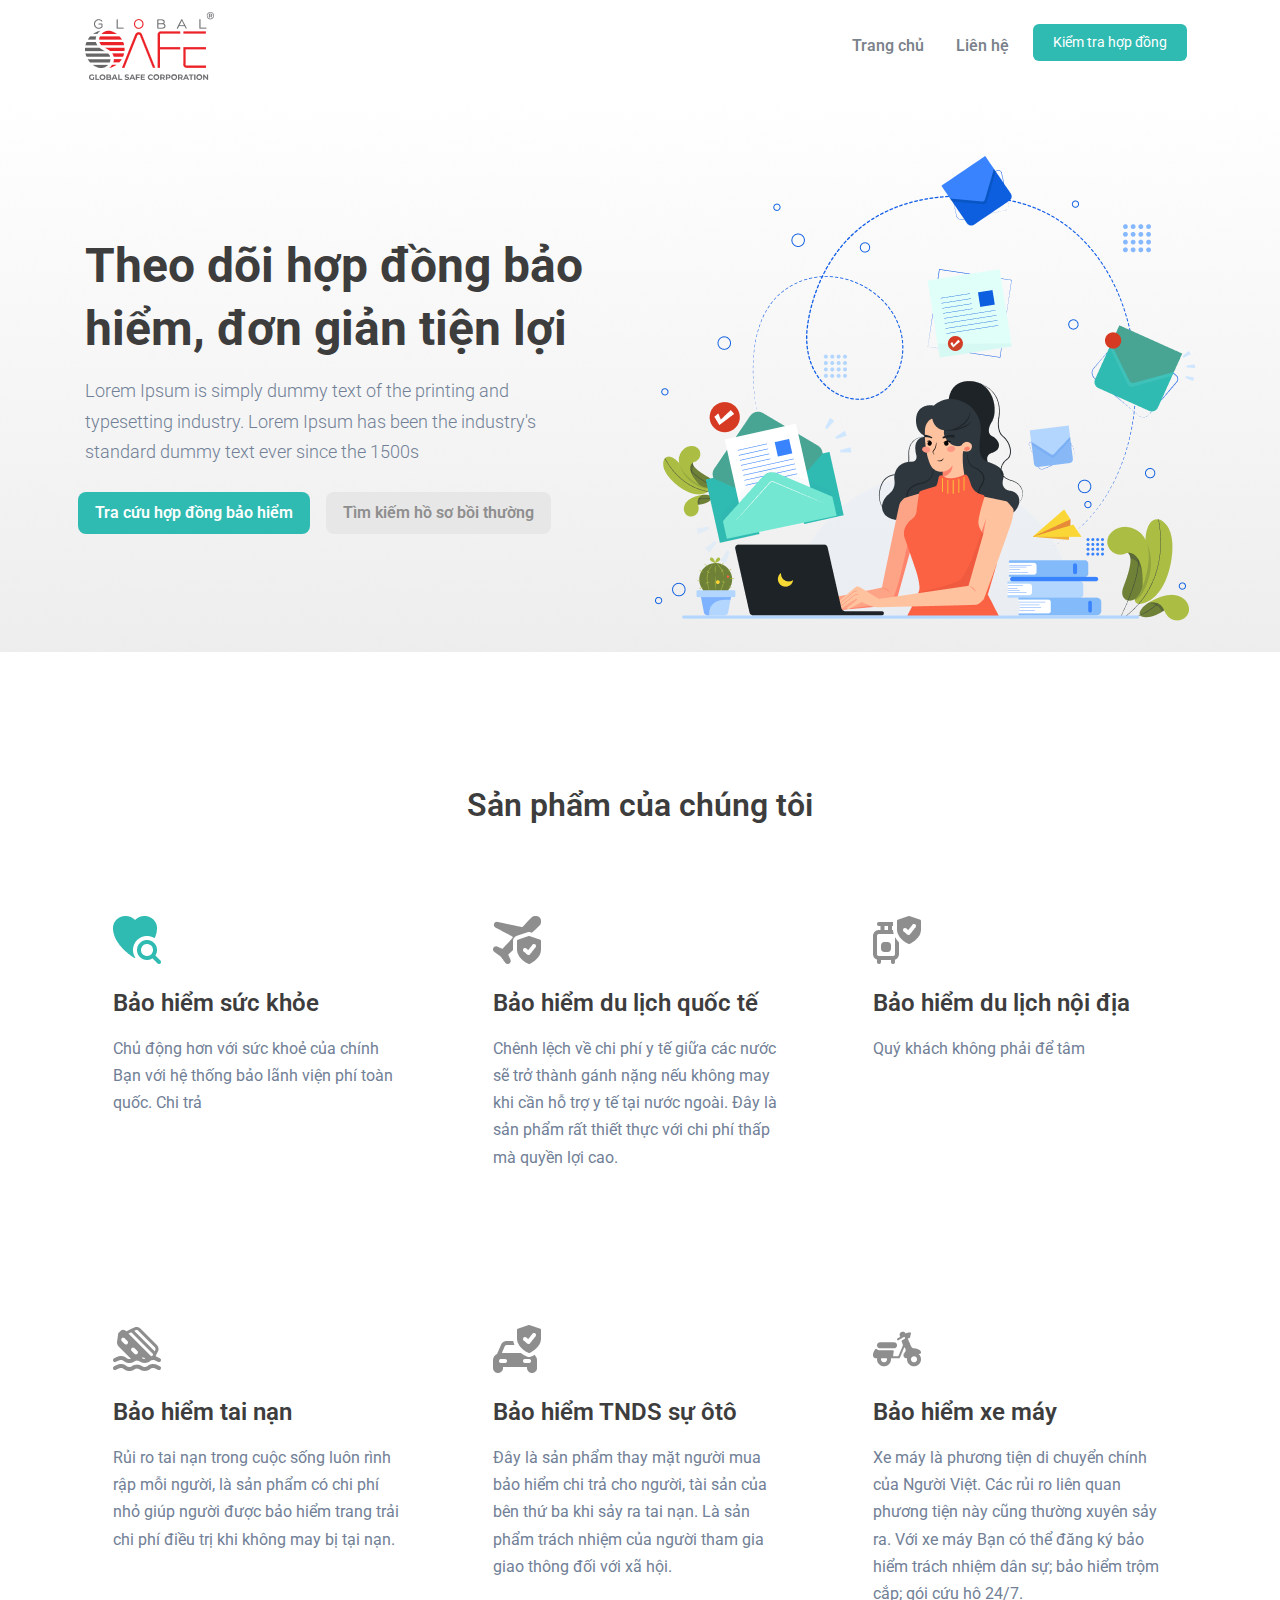
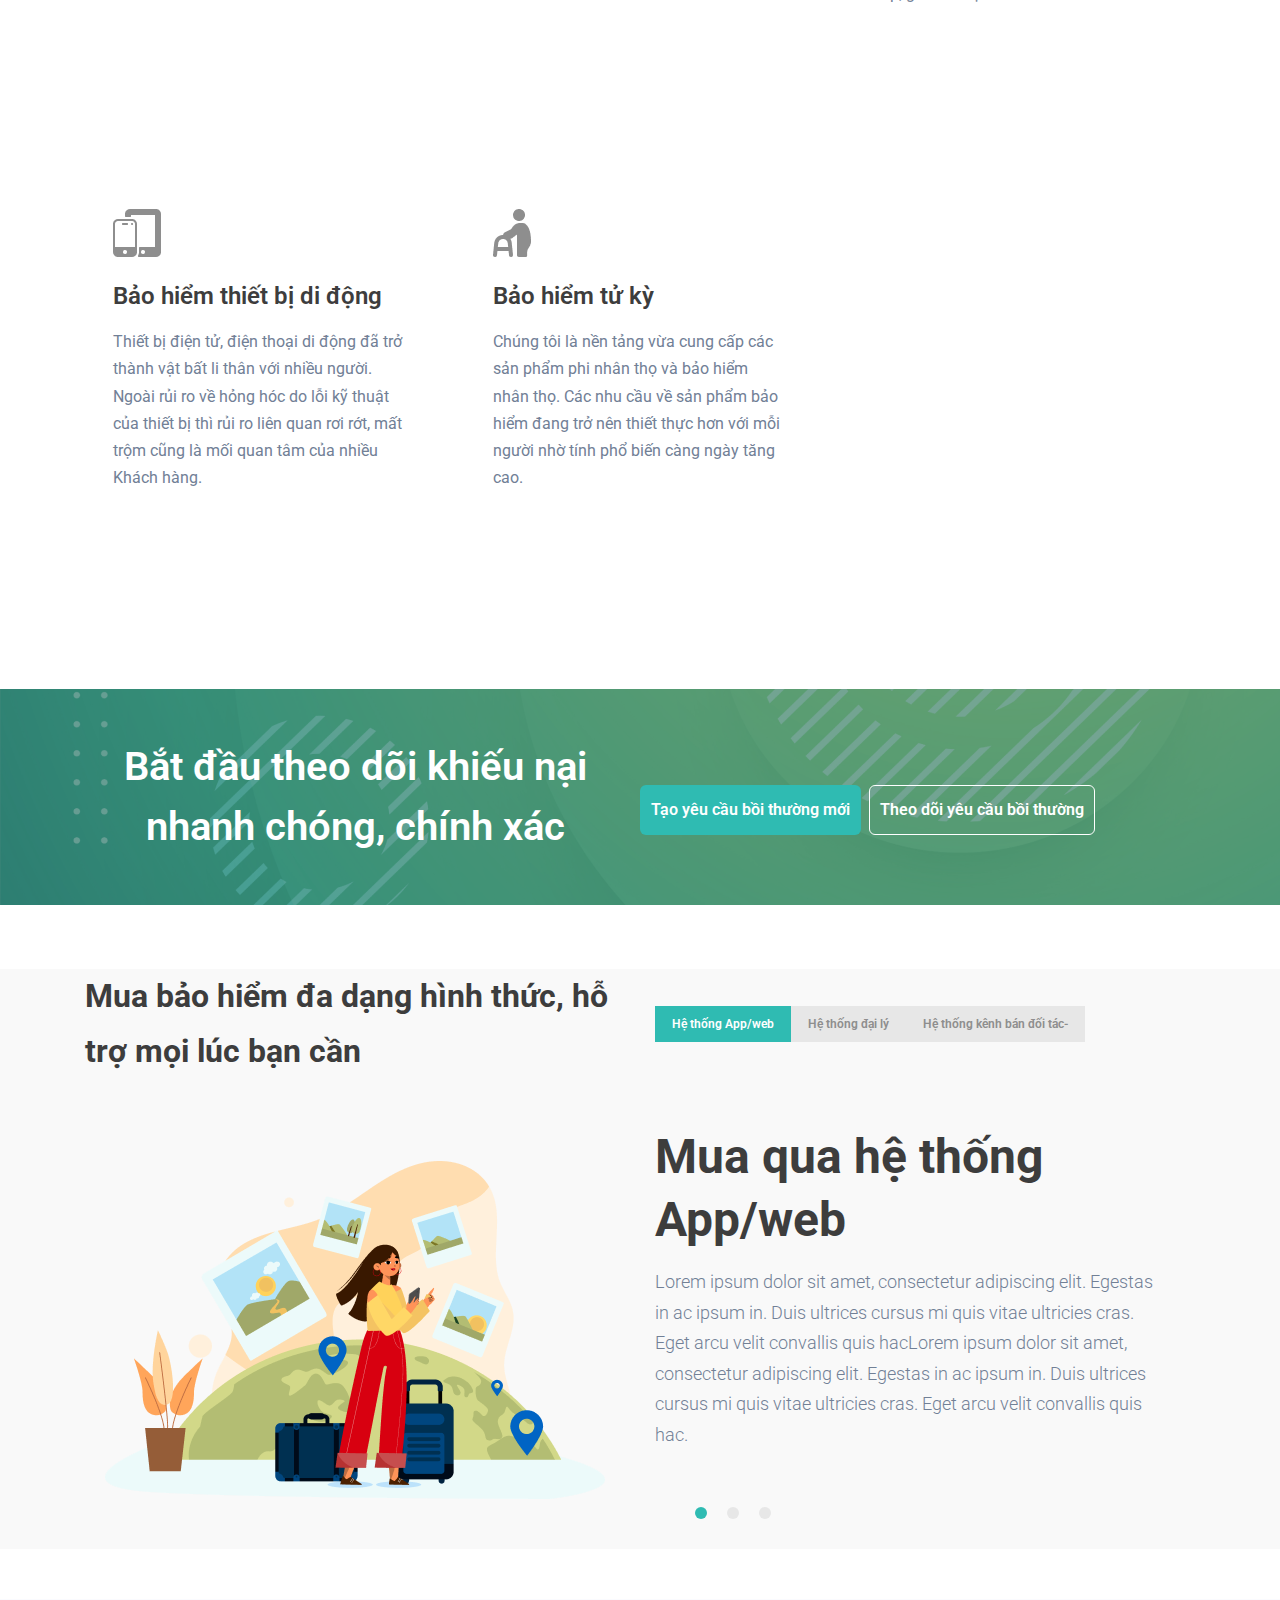
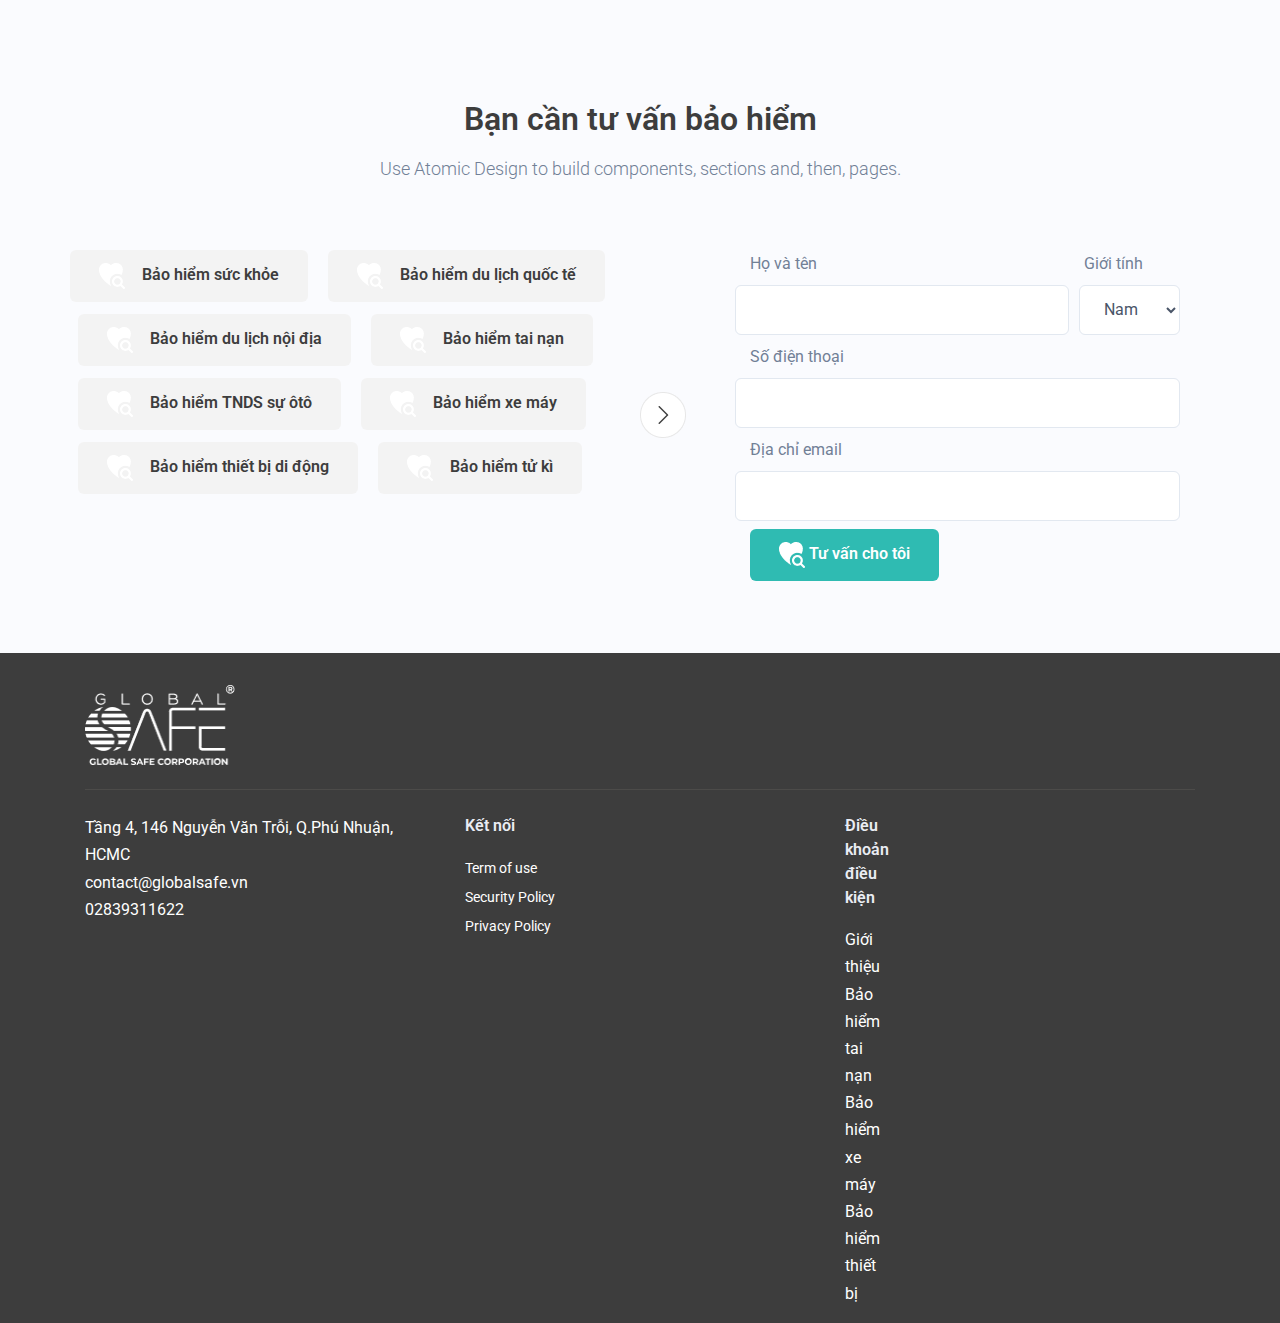
<file: html/index.html>
<!DOCTYPE html>
<html lang="en">

<head>
    <meta charset="utf-8">
    <meta name="viewport" content="width=device-width, initial-scale=1, shrink-to-fit=no">
    <meta name="description" content="">
    <meta name="author" content="Webpixels">
    <title>Global Cafe</title>
    
    <link rel="stylesheet" href="../css/all.min.css">
    <link rel="stylesheet" href="../css/pages.css" id="stylesheet">
    <link rel="stylesheet" href="../css/custome.css" id="stylesheet">
    <script src="../js/myscript.js"></script>
</head>

<body>
    <!-- Navbar -->
    <nav class="navbar navbar-expand-lg navbar-light bg-white">
        <div class="container">
            <!-- Brand -->
            <a class="navbar-brand" href="#">
                <img alt="Image" src="../img/logo2.png" id="navbar-logo" style="height: 68px;">
            </a>
            <!-- Toggler -->
            <button class="navbar-toggler" type="button" data-toggle="collapse" data-target="#navbarCollapse" aria-controls="navbarCollapse" aria-expanded="false" aria-label="Toggle navigation">
                <span class="navbar-toggler-icon"></span>
            </button>
            <!-- Collapse -->
            <div class="collapse navbar-collapse" id="navbarCollapse">
                <ul class="navbar-nav mt-4 mt-lg-0 ml-auto">
                    <li class="nav-item ">
                        <a class="nav-link" href="index.html">Trang chủ</a>
                    </li>
                    <li class="nav-item dropdown dropdown-animate" data-toggle="hover">
                        <a class="nav-link" href="#" role="button" data-toggle="dropdown" aria-haspopup="true" aria-expanded="false">Liên hệ</a>
                    </li>
                    <li class="nav-item ">
                        <a class="nav-link" style="padding:8px;">
                        	<button type="button" class="btn-sm btn-header-right " data-dismiss="modal">Kiểm tra hợp đồng</button>
                       	</a>
                    </li>
                </ul>
            </div>
        </div>
    </nav>
    <!-- Main content -->
    <section class="slice img-picture bg-white">
        <div class="container">
            <div class="row row-grid align-items-center">
                <div class="col-12 col-md-5 col-lg-6 order-md-2 text-center">
                    <!-- Image -->
                    <figure class="w-100">
                        <img alt="Image placeholder" src="../img/banner-character.png" class="img-fluid mw-md-120" style="height:80%;">
                    </figure>
                </div>
                <div class="col-12 col-md-7 col-lg-6 order-md-1 pr-md-5">
                    <!-- Heading -->
                    <h1 class="display-4 text-center text-md-left mb-3">
                        Theo dõi hợp đồng bảo hiểm, đơn giản tiện lợi
                    </h1>
                    <p class="lead text-center text-md-left text-muted">
                        Lorem Ipsum is simply dummy text of the printing and typesetting industry. Lorem Ipsum has been the industry's standard dummy text ever since the 1500s
                    </p>
                    <!-- Buttons -->
                    <div class="row">
                    	<div class="text-center text-md-left ">
	                        <a href="#" class="btn  btn-header" target="_blank">
	                            <span class="btn-inner--text">Tra cứu hợp đồng bảo hiểm</span>
	                        </a>
	                    </div>

	                    <div class="text-center text-md-left ">
	                        <a href="#" class="btn btn-header btn-right" target="_blank">
	                            <span class="btn-inner--text">Tìm kiếm hồ sơ bồi thường</span>
	                        </a>
	                    </div>
                    </div>
                </div>
            </div>
        </div>
    </section>

    <div class="bg-white">
	    <section class="slice slice-lg pt-lg-6 pb-0 pb-lg-6 ">
	        <div class="container">
	            <!-- Title -->
	            <!-- Section title -->
	            <div class="row mb-5 justify-content-center text-center">
	                <div class="col-lg-6" style="font-weight: bold; font-size: 32px;line-height: 48px;border:none">
	                    <h2 class=" mt-4 font-weight-bold">Sản phẩm của chúng tôi</h2>
	                </div>
	            </div>
	            <!-- Card -->
	            <div class="row mt-5">
	                <div class="col-md-4">
	                    <div class="card">
	                        <div class="card-body">
	                            <div>
	                            	<div class="title-img" style="float:left; justify-content: middle;  text-align: center;top: calc(50% - 10px);">
	                                	<img src="../img/icon/heart.png" class="img-fluid img-center"/>
	                                </div>
	                                <div class="title-img" style="float:right">
	                                	<button class="btn-list-card">Mua bảo hiểm</button>
	                                </div>
	                            </div>
	                            <div class="pt-6">
		                            <h5 class="h4 lh-130 mb-3">Bảo hiểm sức khỏe</h5>
		                            <p class="text-muted mb-0">Chủ động hơn với sức khoẻ của chính Bạn với hệ thống bảo lãnh viện phí toàn quốc. Chi trả</p>
		                        </div>
	                        </div>
	                    </div>
	                </div>
	                <div class="col-md-4">
	                    <div class="card">
	                        <div class="card-body pb-5">
	                            <div>
	                            	<div class="title-img" style="float:left; justify-content: middle;  text-align: center;">
	                                	<img src="../img/icon/dulichqt.png" class="img-fluid img-center"/>
	                                </div>
	                                <div class="title-img" style="float:right">
	                                	<button class="btn-list-card">Mua bảo hiểm</button>
	                                </div>
	                            </div>
	                            <div class="pt-6">
		                            <h5 class="h4 lh-130 mb-3">Bảo hiểm du lịch quốc tế</h5>
		                            <p class="text-muted mb-0">Chênh lệch về chi phí y tế giữa các nước sẽ trở thành gánh nặng nếu không may khi cần hỗ trợ y tế tại nước ngoài. Đây là sản phẩm rất thiết thực với chi phí thấp mà quyền lợi cao.</p>
		                        </div>
	                        </div>
	                    </div>
	                </div>
	                <div class="col-md-4">
	                    <div class="card">
	                        <div class="card-body pb-5">
	                            <div>
	                            	<div class="title-img" style="float:left; justify-content: middle;  text-align: center;top: calc(50% - 10px);">
	                                	<img src="../img/icon/dulichnoidia.png" class="img-fluid img-center"/>
	                                </div>
	                                <div class="title-img" style="float:right">
	                                	<button class="btn-list-card">Mua bảo hiểm</button>
	                                </div>
	                            </div>
	                            <div class="pt-6 pb-5">
		                            <h5 class="h4 lh-130 mb-3">Bảo hiểm du lịch nội địa</h5>
		                            <p class="text-muted mb-0">Quý khách không phải để tâm</p>
		                        </div>
	                        </div>
	                    </div>
	                </div>
	            </div>
	            <div class="row mt-5">
					<div class="col-md-4">
	                    <div class="card">
	                        <div class="card-body pb-5">
	                            <div>
	                            	<div class="title-img" style="float:left; justify-content: middle;  text-align: center;top: calc(50% - 10px);">
	                                	<img src="../img/icon/tainan.png" class="img-fluid img-center"/>
	                                </div>
	                                <div class="title-img" style="float:right">
	                                	<button class="btn-list-card">Mua bảo hiểm</button>
	                                </div>
	                            </div>
	                            <div class="pt-6 pb-5">
		                            <h5 class="h4 lh-130 mb-3">Bảo hiểm tai nạn</h5>
		                            <p class="text-muted mb-0">Rủi ro tai nạn trong cuộc sống luôn rình rập mỗi người, là sản phẩm có chi phí nhỏ giúp người được bảo hiểm trang trải chi phí điều trị khi không may bị tại nạn.</p>
		                        </div>
	                        </div>
	                    </div>
	                </div>
	                <div class="col-md-4">
	                    <div class="card">
	                        <div class="card-body pb-5">
	                            <div>
	                            	<div class="title-img" style="float:left; justify-content: middle;  text-align: center;top: calc(50% - 10px);">
	                                	<img src="../img/icon/xeoto.png" class="img-fluid img-center"/>
	                                </div>
	                                <div class="title-img" style="float:right">
	                                	<button class="btn-list-card">Mua bảo hiểm</button>
	                                </div>
	                            </div>
	                            <div class="pt-6 pb-5">
		                            <h5 class="h4 lh-130 mb-3">Bảo hiểm TNDS sự ôtô</h5>
		                            <p class="text-muted mb-0">Đây là sản phẩm thay mặt người mua bảo hiểm chi trả cho người, tài sản của bên thứ ba khi sảy ra tai nạn. Là sản phẩm trách nhiệm của người tham gia giao thông đối với xã hội.</p>
		                        </div>
	                        </div>
	                    </div>
	                </div>
	                <div class="col-md-4">
	                    <div class="card">
	                        <div class="card-body pb-5">
	                            <div>
	                            	<div class="title-img" style="float:left; justify-content: middle;  text-align: center;top: calc(50% - 10px);">
	                                	<img src="../img/icon/xemay.png" class="img-fluid img-center"/>
	                                </div>
	                                <div class="title-img" style="float:right">
	                                	<button class="btn-list-card">Mua bảo hiểm</button>
	                                </div>
	                            </div>
	                            <div class="pt-6 pb-5">
		                            <h5 class="h4 lh-130 mb-3">Bảo hiểm xe máy</h5>
		                            <p class="text-muted mb-0">Xe máy là phương tiện di chuyển chính của Người Việt. Các rủi ro liên quan phương tiện này cũng thường xuyên sảy ra. Với xe máy Bạn có thể đăng ký bảo hiểm trách nhiệm dân sự; bảo hiểm trộm cắp; gói cứu hộ 24/7.</p>
		                        </div>
	                        </div>
	                    </div>
	                </div>
	            </div>
	            <div class="row mt-5">
	                <div class="col-md-4">
	                    <div class="card">
	                        <div class="card-body pb-5">
	                            <div>
	                            	<div class="title-img" style="float:left; justify-content: middle;  text-align: center;top: calc(50% - 10px);">
	                                	<img src="../img/icon/mobile.png" class="img-fluid img-center"/>
	                                </div>
	                                <div class="title-img" style="float:right">
	                                	<button class="btn-list-card">Mua bảo hiểm</button>
	                                </div>
	                            </div>
	                            <div class="pt-6 pb-5">
		                            <h5 class="h4 lh-130 mb-3">Bảo hiểm thiết bị di động</h5>
		                            <p class="text-muted mb-0">Thiết bị điện tử, điện thoại di động đã trở thành vật bất li thân với nhiều người. Ngoài rủi ro về hỏng hóc do lỗi kỹ thuật của thiết bị thì rủi ro liên quan rơi rớt, mất trộm cũng là mối quan tâm của nhiều Khách hàng.</p>
		                        </div>
	                        </div>
	                    </div>
	                </div>
	               	<div class="col-md-4">
	                    <div class="card">
	                        <div class="card-body pb-5">
	                            <div>
	                            	<div class="title-img" style="float:left; justify-content: middle;  text-align: center;top: calc(50% - 10px);">
	                                	<img src="../img/icon/Vector.png" class="img-fluid img-center"/>
	                                </div>
	                                <div class="title-img" style="float:right">
	                                	<button class="btn-list-card">Mua bảo hiểm</button>
	                                </div>
	                            </div>
	                            <div class="pt-6 pb-5">
		                            <h5 class="h4 lh-130 mb-3">Bảo hiểm tử kỳ</h5>
		                            <p class="text-muted mb-0">Chúng tôi là nền tảng vừa cung cấp các sản phẩm phi nhân thọ và bảo hiểm nhân thọ. Các nhu cầu về sản phẩm bảo hiểm đang trở nên thiết thực hơn với mỗi người nhờ tính phổ biến càng ngày tăng cao.</p>
		                        </div>
	                        </div>
	                    </div>
	                </div>
	            </div>
	        </div>
	    </section>
	</div>

    <div class="slice middle-banner" style="padding-top:0px;">
    	<div class="container position-relative zindex-100">
            <div class="row justify-content-center">
                <div class="col-md-6 text-left">
                    <div class="mt-5 mb-5">
                        <h2 class="h1 text-white">
                            Bắt đầu theo dõi khiếu nại nhanh chóng, chính xác
                        </h2>
                    </div>
                </div>
                <div class="col-md-6 text-center">
                    <div class="mt-5 mb-5" >
                    	<div class="row middle-row">
                            <a href="#" class="btn  mt-5 btn-middle">Tạo yêu cầu bồi thường mới</a>
                            <a href="#" class="btn  mt-5 btn-middle btn-middle-right">Theo dõi yêu cầu bồi thường</a>
                        </div>
                    </div>
                </div>
            </div>
        
        </div>
    </div>

	<section class="slice img-picture-under" style="padding-top: 0px">
        <div class="container">
        	<div class="row row-grid align-items-center">
                <div class="col-12 col-md-5 col-lg-6 order-md-1 text-left">
                	<span class="title-under">Mua bảo hiểm đa dạng hình thức, hỗ trợ mọi lúc bạn cần</span>
                </div>
                <div class="col-12 col-md-7 col-lg-6 order-md-2 pr-md-5 button-under-middle">
                    
                    <!-- Buttons -->
                    <div class="text-center text-md-left">
                        <button  class="btn btn-inside-under-1 active" onclick="changeDot(1)">
                            <span class="btn-inner--text ">Hệ thống App/web</span>
                        </button>
                    </div>
                    <div class="text-center text-md-left">
                        <button  class="btn btn-inside-under-1" onclick="changeDot(2)">
                            <span class="btn-inner--text">Hệ thống đại lý</span>
                        </button>
                    </div>
                    <div class="text-center text-md-left">
                        <button  class="btn btn-inside-under-1" onclick="changeDot(3)">
                            <span class="btn-inner--text">Hệ thống kênh bán đối tác-</span>
                        </button>
                    </div>	
                </div>
            </div>

            <div class="row row-grid align-items-center">
                <div class="col-12 col-md-5 col-lg-6 order-md-1 text-center">
                    <!-- Image -->
                    <figure class="w-100">
                        <img alt="Image placeholder" src="../img/under-middle.png" class="img-fluid mw-md-120" style="height:80%;">
                    </figure>
                </div>
                <div class="col-12 col-md-7 col-lg-6 order-md-2 pr-md-5">
                    <!-- Heading -->
                    <div class="slideTab">
	                    <h1  class="display-4 text-center text-md-left mb-3">
	                        Mua qua hệ thống App/web
	                    </h1>
	                    <p class="lead text-center text-md-left text-muted">
	                        Lorem ipsum dolor sit amet, consectetur adipiscing elit. Egestas in ac ipsum in. Duis ultrices cursus mi quis vitae ultricies cras. Eget arcu velit convallis quis hacLorem ipsum dolor sit amet, consectetur adipiscing elit. Egestas in ac ipsum in. Duis ultrices cursus mi quis vitae ultricies cras. Eget arcu velit convallis quis hac.
	                    </p>
	                </div>
                    <div  class="slideTab" style="display:none">
	                    <h1 class="display-4 text-center text-md-left mb-3">
	                        Hệ thống đại lý
	                    </h1>
	                    <p class="lead text-center text-md-left text-muted">
	                        Lorem ipsum dolor sit amet, consectetur adipiscing elit. Egestas in ac ipsum in. Duis ultrices cursus mi quis vitae ultricies cras. Eget arcu velit convallis quis hacLorem ipsum dolor sit amet, consectetur adipiscing elit. Egestas in ac ipsum in. Duis ultrices cursus mi quis vitae ultricies cras. Eget arcu velit convallis quis hac.
	                    </p>
	                </div>
	                <div class="slideTab" style="display:none">
	                    <h1 class="display-4 text-center text-md-left mb-3">
	                        Hệ thống kênh bán đối tác
	                    </h1>
	                    <p class="lead text-center text-md-left text-muted">
	                        Lorem ipsum dolor sit amet, consectetur adipiscing elit. Egestas in ac ipsum in. Duis ultrices cursus mi quis vitae ultricies cras. Eget arcu velit convallis quis hacLorem ipsum dolor sit amet, consectetur adipiscing elit. Egestas in ac ipsum in. Duis ultrices cursus mi quis vitae ultricies cras. Eget arcu velit convallis quis hac.
	                    </p>
	                </div>
                    <ul class="dots" >
	                  <li class="dot-item active"  onclick="changeDot(1)" ></li>
	                  <li class="dot-item" onclick="changeDot(2)"></li>
	                  <li class="dot-item" onclick="changeDot(3)"></li>
	                </ul>
                </div>
            </div>
        </div>
    </section>	

    <section class="slice slice-lg pt-lg-6 pb-0 pb-lg-6 bg-section-secondary">
        <div class="container">
            <!-- Title -->
            <!-- Section title -->
            <div class="row mb-5 justify-content-center text-center">
                <div class="col-lg-6">
                    <h2 class=" mt-4">Bạn cần tư vấn bảo hiểm</h2>
                    <div class="mt-2">
                        <p class="lead lh-180">Use Atomic Design to build components, sections and, then, pages.</p>
                    </div>
                </div>
            </div>

            <div class="row under-list">
                <div class="list-option">
                  <button class="btn btn-under-list">
                    <img src="../img/icon/health.png" alt="" />
                    Bảo hiểm sức khỏe
                  </button>
                  <button class="btn btn-under-list">
                    <img src="../img/icon/health.png" alt="" /> Bảo hiểm
                    du lịch quốc tế
                  </button>
                  <button class="btn btn-under-list">
                    <img src="../img/icon/health.png" alt="" /> Bảo
                    hiểm du lịch nội địa
                  </button>
                  <button class="btn btn-under-list">
                    <img src="../img/icon/health.png" alt="" /> Bảo hiểm
                    tai nạn
                  </button>
                  <button class="btn btn-under-list">
                    <img src="../img/icon/health.png" alt="" /> Bảo hiểm
                    TNDS sự ôtô
                  </button>
                  <button class="btn btn-under-list">
                    <img src="../img/icon/health.png" alt="" /> Bảo hiểm xe
                    máy
                  </button>
                  <button class="btn btn-under-list">
                    <img src="../img/icon/health.png" alt="" /> Bảo hiểm
                    thiết bị di động
                  </button>
                  <button class="btn btn-under-list">
                    <img src="../img/icon/health.png" alt="" /> Bảo
                    hiểm tử kì
                  </button>
                </div>
                <div class="right-button">
                	 <img alt="Image placeholder" src="../img/right-button.png"  style="height:80%;">
                </div>
                <div class="col-md-5">
		        	<div class="container d-flex flex-column">
		        		<form>
		        			<div class="row">
		        				<div class="col-9 col-md-9 p-0"> 
			        				<label class="form-control-label">Họ và tên</label>
			        			</div>
			        			<div class="col-3 col-md-3 p-0">
			        				<label class="form-control-label">Giới tính</label>
			        			</div>
			        			
	                            <div class="row" style="justify-content: space-between; width: 100%;">
	                            	<div class="col-9 col-md-9 p-0">
		                                <div class="input-group" >
		                                    <input type="email" class="form-control" id="input-email" placeholder="">
		                                </div>
		                            </div>
		                            <div class="col-3 col-md-3" style="padding:0px; padding-left: 10px;">
		                                <div class="input-group" >
		                                    <select class="form-control" name="gender" id="gender">
											  <option value="Nam">Nam</option>
											  <option value="Nu">Nữ</option>
											</select>
		                                </div>
		                            </div>
	                            </div>
	                            <div class="col-9 col-md-9 p-0 pt-2"> 
		        					<label class="form-control-label">Số điện thoại</label>
			        			</div>
	                            <div class="row" style="justify-content: space-between; width: 100%;">
	                            	<div class="col-12 col-md-12 p-0">
		                                <div class="input-group" >
		                                    <input type="text" class="form-control" id="input-email" placeholder="">
		                                </div>
		                            </div>
	                            </div>
	                            <div class="col-9 col-md-9 p-0 pt-2"> 
		        					<label class="form-control-label">Địa chỉ email</label>
			        			</div>
	                            <div class="row" style="justify-content: space-between; width: 100%;">
	                            	<div class="col-12 col-md-12 p-0">
		                                <div class="input-group" >
		                                    <input type="email" class="form-control" id="input-email" placeholder="">
		                                </div>
		                            </div>
	                            </div>
	                        </div>
                        </form>
		            </div>

	                <button class="btn btn-bottom mt-2 mt-lg-2">
	                    <img src="../img/icon/health.png" alt="" />
	                    Tư vấn cho tôi
	                 </button>
		        </div>
        	</div>
    </section>
    
    <footer class="position-relative" id="footer-main">
        <div class="footer pt-lg-2  pt-2 footer-dark bg-dark">
            <!-- Footer -->
            <div class="container pt-4">
                <div class="row">
                    <div class="col-lg-8 mb-6 mb-lg-0">
                        <!-- Theme's logo -->
                        <a href="index.html">
                            <img alt="Image placeholder" src="../img/logo3.png" id="footer-logo" style="width:150px;height:80px;">
                        </a>
                    </div>
                </div>
                <hr class="divider divider-fade divider-dark my-4">
                <div class="row">
                    <div class="col-lg-2 col-6 col-sm-4 ml-lg-auto mb-5 mb-lg-0">
                        <ul class="list-unstyled">
                            <li>Tầng 4, 146 Nguyễn Văn Trỗi, Q.Phú Nhuận, HCMC</li>
                            <li>contact@globalsafe.vn</li>
                            <li>02839311622</li>
                        </ul>
                    </div>
                    <div class="col-lg-2 col-6 col-sm-4 mb-5 mb-lg-0">
                        <h6 class="heading mb-3">Kết nối</h6>
                        <ul class="list-unstyled">
                            <li><a id="termModal">Term of use</a></li>
                            <li><a id="securityModal">Security Policy<a></li>
                            <li><a id="privacyModal">Privacy Policy <a></li>
                        </ul>
                    </div>
                    <div class="col-lg-2 col-6 col-sm-4 mb-5 mb-lg-0">
                        <h6 class="heading mb-3">Điều khoản điều kiện</h6>
                        <ul class="list-unstyled">
                            <li>Giới thiệu</li>
                            <li>Bảo hiểm tai nạn</li>
                            <li>Bảo hiểm xe máy</li>
                            <li>Bảo hiểm thiết bị</li>
                        </ul>
                    </div>
                </div>

            </div>
        </div>
    </footer>


</body>

</html>
</file>
<file: assets/css/style.css>
body .hide-menu-drop {
  background: rgb(196, 196, 196);
  background: linear-gradient(
    90deg,
    rgba(196, 196, 196, 1) 0%,
    rgba(0, 0, 0, 0.3648809865743172) 0%
  );
}

/* -------------- header ------------- */
.wrapper {
  overflow-x: hidden;
}

header {
  padding-top: 36px;
}
header .row {
  justify-content: space-between;
  align-items: center;
}
header .header-right .content-inner {
  display: flex;
}
header .header-right a {
  text-decoration: none;
  color: #000;
  padding: 12px 14px;
  margin: 0 15px;
  font-size: 16px;
  line-height: 24px;
}
header .header-right a:hover {
  color: #2fbbb2;
}
header .header-right .search-btn {
  background-color: #2fbbb2;
  color: white;
  border-radius: 8px;
  transition: 0.2s;
}
header .header-right .search-btn:hover {
  box-shadow: 0px 4px 4px rgba(0, 0, 0, 0.25);
  background-color: #2fbbb2;
  color: white;
}
header .header-right .humberger {
  display: none;
}
header .header-right .humberger img {
  width: 30px;
  cursor: pointer;
}
header .header-right .humberger .drop-header {
  display: flex;
  flex-direction: column;
  position: fixed;
  top: 0;
  right: 0;
  z-index: 99;
  height: 100vh;
  padding: 40px 40px 0 25px;
  transform: translateX(100%);
  transition: 0.4s;
  border-left: 1px solid #e6e6e6;
  background-color: #fafafa;
}
header .header-right .humberger .showMenu {
  transform: translateX(0%);
}
header .header-right .humberger .drop-header img {
  width: 20px;
}
header .header-right .humberger .drop-header .close-menu {
  position: absolute;
  top: 15px;
  right: 15px;
  width: 25px;
}
/* -------------------------- footer ----------------- */

.footer {
  position: relative;
  padding: 50px 0 0 0;
  background: #3d3d3d;
}
.footer .footer__logo .logo {
  padding-bottom: 31px;
}
.footer .lines {
  position: absolute;
  top: 160px;
  left: 0px;
  width: 100%;
  height: 1px;
  background: #4b4b4b;
}
.footer .footer__content {
  padding: 32px 0;
}
.footer .footer__content .footer-box .item {
  display: flex;
}
.footer .footer__content .footer-box .item p {
  color: #ffffff;
  font-size: 16px;
  line-height: 24px;
  padding-bottom: 18px;
}
.footer .footer__content .footer-box .item img {
  padding-right: 10px;
  height: 24px;
}
.footer .footer__content .footer-box {
  display: flex;
  flex-direction: column;
}
.footer .footer__content .footer-box h4 {
  font-size: 18px;
  line-height: 27px;
  cursor: pointer;
  padding-bottom: 15px;
  color: #ffffff;
}
.footer .footer__content .footer-box a {
  color: white;
  cursor: pointer;
  font-size: 16px;
  line-height: 24px;
  max-width: 154px;
  margin-bottom: 18px;
  text-decoration: none;
}
.footer .footer__content .footer-box a:hover {
  color: #2fbbb2;
}
.footer .footer__content .footer-box .box-icon {
  list-style: none;
  display: flex;
}
.footer .footer__content .footer-box .box-icon li {
  padding-right: 20px;
}
.footer .footer__content p {
  color: white;
}

@media screen and (max-width: 991px) {
  header {
    padding-left: 10px;
    padding-right: 10px;
  }
  .wrapper .product .product__list {
    padding: 0;
  }
  header .logo img {
    width: 90px;
  }
  header .header-right a {
    margin: 0 5px;
  }
  header .header-right .content-inner {
    display: none;
  }
  header .header-right .humberger {
    display: block;
  }
}
@media screen and (max-width: 767px) {
  .footer .footer__content .footer-box {
    padding: 20px 0;
  }
}
</file>
<file: assets/css/grid.css>
/* ===============================================================================
   TABLE OF CONTENT
   ===============================================================================
   1. General
   2. Make Container
   3. Make Rows
   4. Make Columns
   5. Include Mixin
*/

.dflex {
    display: flex;
}


/* =============================================================================== 
   1. General
   =============================================================================== */


/* Reset CSS */

*,
*::before,
*::after {
    box-sizing: border-box;
    margin: 0;
    padding: 0;
}


/* Variables */


/* Set Breakpoints Value */


/* Function Media Query */


/* =============================================================================== 
   2. Make Container
   =============================================================================== */


/* =============================================================================== 
   3. Make Rows
   =============================================================================== */


/* =============================================================================== 
   4. Make Columns
   =============================================================================== */


/* =============================================================================== 
   5. Include Mixin
   =============================================================================== */


/* Make Container */

.container-fluid {
    width: 100%
}


/* Make Rows */

.row {
    display: flex;
    flex-wrap: wrap;
}


/* Make Columns */

.col-xl,
.col-xl-auto,
.col-xl-12,
.col-xl-11,
.col-xl-10,
.col-xl-9,
.col-xl-8,
.col-xl-7,
.col-xl-6,
.col-xl-5,
.col-xl-4,
.col-xl-3,
.col-xl-2,
.col-xl-1,
.col-lg,
.col-lg-auto,
.col-lg-12,
.col-lg-11,
.col-lg-10,
.col-lg-9,
.col-lg-8,
.col-lg-7,
.col-lg-6,
.col-lg-5,
.col-lg-4,
.col-lg-3,
.col-lg-2,
.col-lg-1,
.col-md,
.col-md-auto,
.col-md-12,
.col-md-11,
.col-md-10,
.col-md-9,
.col-md-8,
.col-md-7,
.col-md-6,
.col-md-5,
.col-md-4,
.col-md-3,
.col-md-2,
.col-md-1,
.col-sm,
.col-sm-auto,
.col-sm-12,
.col-sm-11,
.col-sm-10,
.col-sm-9,
.col-sm-8,
.col-sm-7,
.col-sm-6,
.col-sm-5,
.col-sm-4,
.col-sm-3,
.col-sm-2,
.col-sm-1,
.col,
.col-auto,
.col-12,
.col-11,
.col-10,
.col-9,
.col-8,
.col-7,
.col-6,
.col-5,
.col-4,
.col-3,
.col-2,
.col-1 {
    position: relative;
    width: 100%;
}

.col {
    flex-basis: 0;
    flex-grow: 1;
    max-width: 100%;
}

.col-auto {
    flex: 0 0 auto;
    width: auto;
    max-width: 100%;
}

.col-1 {
    flex: 0 0 8.3333333333%;
    max-width: 8.3333333333%;
}

.col-2 {
    flex: 0 0 16.6666666667%;
    max-width: 16.6666666667%;
}

.col-3 {
    flex: 0 0 25%;
    max-width: 25%;
}

.col-4 {
    flex: 0 0 33.3333333333%;
    max-width: 33.3333333333%;
}

.col-5 {
    flex: 0 0 41.6666666667%;
    max-width: 41.6666666667%;
}

.col-6 {
    flex: 0 0 50%;
    max-width: 50%;
}

.col-7 {
    flex: 0 0 58.3333333333%;
    max-width: 58.3333333333%;
}

.col-8 {
    flex: 0 0 66.6666666667%;
    max-width: 66.6666666667%;
}

.col-9 {
    flex: 0 0 75%;
    max-width: 75%;
}

.col-10 {
    flex: 0 0 83.3333333333%;
    max-width: 83.3333333333%;
}

.col-11 {
    flex: 0 0 91.6666666667%;
    max-width: 91.6666666667%;
}

.col-12 {
    flex: 0 0 100%;
    max-width: 100%;
}

.order-first {
    order: -1;
}

.order-last {
    order: 13;
}

.order-0 {
    order: 0;
}

.order-1 {
    order: 1;
}

.order-2 {
    order: 2;
}

.order-3 {
    order: 3;
}

.order-4 {
    order: 4;
}

.order-5 {
    order: 5;
}

.order-6 {
    order: 6;
}

.order-7 {
    order: 7;
}

.order-8 {
    order: 8;
}

.order-9 {
    order: 9;
}

.order-10 {
    order: 10;
}

.order-11 {
    order: 11;
}

.order-12 {
    order: 12;
}

.offset-1 {
    margin-left: 8.3333333333%;
}

.offset-2 {
    margin-left: 16.6666666667%;
}

.offset-3 {
    margin-left: 25%;
}

.offset-4 {
    margin-left: 33.3333333333%;
}

.offset-5 {
    margin-left: 41.6666666667%;
}

.offset-6 {
    margin-left: 50%;
}

.offset-7 {
    margin-left: 58.3333333333%;
}

.offset-8 {
    margin-left: 66.6666666667%;
}

.offset-9 {
    margin-left: 75%;
}

.offset-10 {
    margin-left: 83.3333333333%;
}

.offset-11 {
    margin-left: 91.6666666667%;
}

@media (min-width: 576px) {
    .col-sm {
        flex-basis: 0;
        flex-grow: 1;
        max-width: 100%;
    }
    .col-sm-auto {
        flex: 0 0 auto;
        width: auto;
        max-width: 100%;
    }
    .col-sm-1 {
        flex: 0 0 8.3333333333%;
        max-width: 8.3333333333%;
    }
    .col-sm-2 {
        flex: 0 0 16.6666666667%;
        max-width: 16.6666666667%;
    }
    .col-sm-3 {
        flex: 0 0 25%;
        max-width: 25%;
    }
    .col-sm-4 {
        flex: 0 0 33.3333333333%;
        max-width: 33.3333333333%;
    }
    .col-sm-5 {
        flex: 0 0 41.6666666667%;
        max-width: 41.6666666667%;
    }
    .col-sm-6 {
        flex: 0 0 50%;
        max-width: 50%;
    }
    .col-sm-7 {
        flex: 0 0 58.3333333333%;
        max-width: 58.3333333333%;
    }
    .col-sm-8 {
        flex: 0 0 66.6666666667%;
        max-width: 66.6666666667%;
    }
    .col-sm-9 {
        flex: 0 0 75%;
        max-width: 75%;
    }
    .col-sm-10 {
        flex: 0 0 83.3333333333%;
        max-width: 83.3333333333%;
    }
    .col-sm-11 {
        flex: 0 0 91.6666666667%;
        max-width: 91.6666666667%;
    }
    .col-sm-12 {
        flex: 0 0 100%;
        max-width: 100%;
    }
    .order-sm-first {
        order: -1;
    }
    .order-sm-last {
        order: 13;
    }
    .order-sm-0 {
        order: 0;
    }
    .order-sm-1 {
        order: 1;
    }
    .order-sm-2 {
        order: 2;
    }
    .order-sm-3 {
        order: 3;
    }
    .order-sm-4 {
        order: 4;
    }
    .order-sm-5 {
        order: 5;
    }
    .order-sm-6 {
        order: 6;
    }
    .order-sm-7 {
        order: 7;
    }
    .order-sm-8 {
        order: 8;
    }
    .order-sm-9 {
        order: 9;
    }
    .order-sm-10 {
        order: 10;
    }
    .order-sm-11 {
        order: 11;
    }
    .order-sm-12 {
        order: 12;
    }
    .offset-sm-0 {
        margin-left: 0;
    }
    .offset-sm-1 {
        margin-left: 8.3333333333%;
    }
    .offset-sm-2 {
        margin-left: 16.6666666667%;
    }
    .offset-sm-3 {
        margin-left: 25%;
    }
    .offset-sm-4 {
        margin-left: 33.3333333333%;
    }
    .offset-sm-5 {
        margin-left: 41.6666666667%;
    }
    .offset-sm-6 {
        margin-left: 50%;
    }
    .offset-sm-7 {
        margin-left: 58.3333333333%;
    }
    .offset-sm-8 {
        margin-left: 66.6666666667%;
    }
    .offset-sm-9 {
        margin-left: 75%;
    }
    .offset-sm-10 {
        margin-left: 83.3333333333%;
    }
    .offset-sm-11 {
        margin-left: 91.6666666667%;
    }
}

@media (min-width: 768px) {
    .col-md {
        flex-basis: 0;
        flex-grow: 1;
        max-width: 100%;
    }
    .col-md-auto {
        flex: 0 0 auto;
        width: auto;
        max-width: 100%;
    }
    .col-md-1 {
        flex: 0 0 8.3333333333%;
        max-width: 8.3333333333%;
    }
    .col-md-2 {
        flex: 0 0 16.6666666667%;
        max-width: 16.6666666667%;
    }
    .col-md-3 {
        flex: 0 0 25%;
        max-width: 25%;
    }
    .col-md-4 {
        flex: 0 0 33.3333333333%;
        max-width: 33.3333333333%;
    }
    .col-md-5 {
        flex: 0 0 41.6666666667%;
        max-width: 41.6666666667%;
    }
    .col-md-6 {
        flex: 0 0 50%;
        max-width: 50%;
    }
    .col-md-7 {
        flex: 0 0 58.3333333333%;
        max-width: 58.3333333333%;
    }
    .col-md-8 {
        flex: 0 0 66.6666666667%;
        max-width: 66.6666666667%;
    }
    .col-md-9 {
        flex: 0 0 75%;
        max-width: 75%;
    }
    .col-md-10 {
        flex: 0 0 83.3333333333%;
        max-width: 83.3333333333%;
    }
    .col-md-11 {
        flex: 0 0 91.6666666667%;
        max-width: 91.6666666667%;
    }
    .col-md-12 {
        flex: 0 0 100%;
        max-width: 100%;
    }
    .order-md-first {
        order: -1;
    }
    .order-md-last {
        order: 13;
    }
    .order-md-0 {
        order: 0;
    }
    .order-md-1 {
        order: 1;
    }
    .order-md-2 {
        order: 2;
    }
    .order-md-3 {
        order: 3;
    }
    .order-md-4 {
        order: 4;
    }
    .order-md-5 {
        order: 5;
    }
    .order-md-6 {
        order: 6;
    }
    .order-md-7 {
        order: 7;
    }
    .order-md-8 {
        order: 8;
    }
    .order-md-9 {
        order: 9;
    }
    .order-md-10 {
        order: 10;
    }
    .order-md-11 {
        order: 11;
    }
    .order-md-12 {
        order: 12;
    }
    .offset-md-0 {
        margin-left: 0;
    }
    .offset-md-1 {
        margin-left: 8.3333333333%;
    }
    .offset-md-2 {
        margin-left: 16.6666666667%;
    }
    .offset-md-3 {
        margin-left: 25%;
    }
    .offset-md-4 {
        margin-left: 33.3333333333%;
    }
    .offset-md-5 {
        margin-left: 41.6666666667%;
    }
    .offset-md-6 {
        margin-left: 50%;
    }
    .offset-md-7 {
        margin-left: 58.3333333333%;
    }
    .offset-md-8 {
        margin-left: 66.6666666667%;
    }
    .offset-md-9 {
        margin-left: 75%;
    }
    .offset-md-10 {
        margin-left: 83.3333333333%;
    }
    .offset-md-11 {
        margin-left: 91.6666666667%;
    }
}

@media (min-width: 992px) {
    .col-lg {
        flex-basis: 0;
        flex-grow: 1;
        max-width: 100%;
    }
    .col-lg-auto {
        flex: 0 0 auto;
        width: auto;
        max-width: 100%;
    }
    .col-lg-1 {
        flex: 0 0 8.3333333333%;
        max-width: 8.3333333333%;
    }
    .col-lg-2 {
        flex: 0 0 16.6666666667%;
        max-width: 16.6666666667%;
    }
    .col-lg-3 {
        flex: 0 0 25%;
        max-width: 25%;
    }
    .col-lg-4 {
        flex: 0 0 33.3333333333%;
        max-width: 33.3333333333%;
    }
    .col-lg-5 {
        flex: 0 0 41.6666666667%;
        max-width: 41.6666666667%;
    }
    .col-lg-6 {
        flex: 0 0 50%;
        max-width: 50%;
    }
    .col-lg-7 {
        flex: 0 0 58.3333333333%;
        max-width: 58.3333333333%;
    }
    .col-lg-8 {
        flex: 0 0 66.6666666667%;
        max-width: 66.6666666667%;
    }
    .col-lg-9 {
        flex: 0 0 75%;
        max-width: 75%;
    }
    .col-lg-10 {
        flex: 0 0 83.3333333333%;
        max-width: 83.3333333333%;
    }
    .col-lg-11 {
        flex: 0 0 91.6666666667%;
        max-width: 91.6666666667%;
    }
    .col-lg-12 {
        flex: 0 0 100%;
        max-width: 100%;
    }
    .order-lg-first {
        order: -1;
    }
    .order-lg-last {
        order: 13;
    }
    .order-lg-0 {
        order: 0;
    }
    .order-lg-1 {
        order: 1;
    }
    .order-lg-2 {
        order: 2;
    }
    .order-lg-3 {
        order: 3;
    }
    .order-lg-4 {
        order: 4;
    }
    .order-lg-5 {
        order: 5;
    }
    .order-lg-6 {
        order: 6;
    }
    .order-lg-7 {
        order: 7;
    }
    .order-lg-8 {
        order: 8;
    }
    .order-lg-9 {
        order: 9;
    }
    .order-lg-10 {
        order: 10;
    }
    .order-lg-11 {
        order: 11;
    }
    .order-lg-12 {
        order: 12;
    }
    .offset-lg-0 {
        margin-left: 0;
    }
    .offset-lg-1 {
        margin-left: 8.3333333333%;
    }
    .offset-lg-2 {
        margin-left: 16.6666666667%;
    }
    .offset-lg-3 {
        margin-left: 25%;
    }
    .offset-lg-4 {
        margin-left: 33.3333333333%;
    }
    .offset-lg-5 {
        margin-left: 41.6666666667%;
    }
    .offset-lg-6 {
        margin-left: 50%;
    }
    .offset-lg-7 {
        margin-left: 58.3333333333%;
    }
    .offset-lg-8 {
        margin-left: 66.6666666667%;
    }
    .offset-lg-9 {
        margin-left: 75%;
    }
    .offset-lg-10 {
        margin-left: 83.3333333333%;
    }
    .offset-lg-11 {
        margin-left: 91.6666666667%;
    }
}

@media (min-width: 1200px) {
    .col-xl {
        flex-basis: 0;
        flex-grow: 1;
        max-width: 100%;
    }
    .col-xl-auto {
        flex: 0 0 auto;
        width: auto;
        max-width: 100%;
    }
    .col-xl-1 {
        flex: 0 0 8.3333333333%;
        max-width: 8.3333333333%;
    }
    .col-xl-2 {
        flex: 0 0 16.6666666667%;
        max-width: 16.6666666667%;
    }
    .col-xl-3 {
        flex: 0 0 25%;
        max-width: 25%;
    }
    .col-xl-4 {
        flex: 0 0 33.3333333333%;
        max-width: 33.3333333333%;
    }
    .col-xl-5 {
        flex: 0 0 41.6666666667%;
        max-width: 41.6666666667%;
    }
    .col-xl-6 {
        flex: 0 0 50%;
        max-width: 50%;
    }
    .col-xl-7 {
        flex: 0 0 58.3333333333%;
        max-width: 58.3333333333%;
    }
    .col-xl-8 {
        flex: 0 0 66.6666666667%;
        max-width: 66.6666666667%;
    }
    .col-xl-9 {
        flex: 0 0 75%;
        max-width: 75%;
    }
    .col-xl-10 {
        flex: 0 0 83.3333333333%;
        max-width: 83.3333333333%;
    }
    .col-xl-11 {
        flex: 0 0 91.6666666667%;
        max-width: 91.6666666667%;
    }
    .col-xl-12 {
        flex: 0 0 100%;
        max-width: 100%;
    }
    .order-xl-first {
        order: -1;
    }
    .order-xl-last {
        order: 13;
    }
    .order-xl-0 {
        order: 0;
    }
    .order-xl-1 {
        order: 1;
    }
    .order-xl-2 {
        order: 2;
    }
    .order-xl-3 {
        order: 3;
    }
    .order-xl-4 {
        order: 4;
    }
    .order-xl-5 {
        order: 5;
    }
    .order-xl-6 {
        order: 6;
    }
    .order-xl-7 {
        order: 7;
    }
    .order-xl-8 {
        order: 8;
    }
    .order-xl-9 {
        order: 9;
    }
    .order-xl-10 {
        order: 10;
    }
    .order-xl-11 {
        order: 11;
    }
    .order-xl-12 {
        order: 12;
    }
    .offset-xl-0 {
        margin-left: 0;
    }
    .offset-xl-1 {
        margin-left: 8.3333333333%;
    }
    .offset-xl-2 {
        margin-left: 16.6666666667%;
    }
    .offset-xl-3 {
        margin-left: 25%;
    }
    .offset-xl-4 {
        margin-left: 33.3333333333%;
    }
    .offset-xl-5 {
        margin-left: 41.6666666667%;
    }
    .offset-xl-6 {
        margin-left: 50%;
    }
    .offset-xl-7 {
        margin-left: 58.3333333333%;
    }
    .offset-xl-8 {
        margin-left: 66.6666666667%;
    }
    .offset-xl-9 {
        margin-left: 75%;
    }
    .offset-xl-10 {
        margin-left: 83.3333333333%;
    }
    .offset-xl-11 {
        margin-left: 91.6666666667%;
    }
}


/*# sourceMappingURL=_grid.css.map */
</file>
<file: assets/css/home/index.css>
* {
  font-family: roboto-thin, sans-serif;
}

/* -------------- banner ------------- */
.banner {
  padding: 60px 0;
  background: linear-gradient(
    180deg,
    rgba(196, 196, 196, 0) 0%,
    rgba(196, 196, 196, 0.3) 100%
  );
}
.banner .row {
  justify-content: space-between;
  align-items: center;
}
.banner .banner__content {
  max-width: 540px;
}
.banner .banner__content h1 {
  font-family: roboto;
  color: #3d3d3d;
  font-size: 40px;
  line-height: 60px;
}
.banner .banner__content p {
  padding: 16px 0;
  color: #8e8e8e;
}
.banner .banner__content .button {
  display: flex;
}
/* .banner .banner__content .button .btn {
  padding: 12px;
  font-size: 16px;
  line-height: 24px;
  color: #8e8e8e;
  background-color: #e7e7e7;
  border-radius: 8px;
  margin-right: 10px;
} */
/* .banner .banner__content .button .btn:hover {
  box-shadow: 0px 4px 4px rgba(0, 0, 0, 0.25);
  background-color: #2fbbb2;
  color: white;
} */

.banner .banner__img {
  padding-right: 50px;
  width: 100%;
}
.banner .banner__img img {
  width: 100%;
}

/* -------------- product --------------- */
.product {
  padding: 60px 0 20px 0;
}
.product h3 {
  font-size: 32px;
  line-height: 48px;
  font-family: roboto;
  color: #3d3d3d;
  padding-bottom: 24px;
  text-align: center;
}
.product .product__list {
  padding: 0 50px;
}
.product .product__list .list-item {
  position: relative;
  padding: 20px;
  transition: 0.3s;
}
/* .product .product__list .list-item .buy-product {
} */
.product .product__list .list-item a {
  position: absolute;
  top: 20px;
  opacity: 0;
  right: 20px;
  text-decoration: none;
  color: #48a594;
  font-size: 14px;
  line-height: 20px;
  background: #e0fff9;
  border-radius: 24px;
  transition: 0.4s;
  padding: 10px 12px;
}
.product .product__list .list-item:hover {
  box-shadow: 0px 30px 40px rgba(0, 0, 0, 0.06);
}
.product .product__list .list-item h4 {
  padding: 16px 0;
  transition: 0.4s;
}
.product .product__list .list-item .hide-img img {
  position: absolute;
  top: 20px;
  opacity: 0;
  left: 20px;
  transition: 0.4s;
}
.product .product__list .list-item:hover .hide-img img {
  opacity: 1;
}
.product .product__list .list-item:hover h4 {
  color: #2fbbb2;
}
.product .product__list .list-item:hover a {
  opacity: 1;
}
.product .product__list .list-item p {
  color: #8e8e8e;
}

/* -------------- banner2 --------------- */
.banner2 {
  background-image: url(../../img/home/banner2.png);
  background-size: cover;
  background-position: center;
  background-repeat: no-repeat;
  padding: 60px 0;
}
.banner2 .row {
  max-width: 970px;
  margin: 0 auto;
  justify-content: space-between;
  align-items: center;
}
.banner2 h3 {
  max-width: 410px;
  font-size: 32px;
  line-height: 48px;
  color: #ffffff;
  text-shadow: 0px 4px 4px rgba(0, 0, 0, 0.25);
}
.banner2 .button .btn {
  background-color: initial;
  border: 1px solid white;
  color: white;
}
.banner2 .button .btn:hover {
  background-color: #2fbbb2;
  border: 1px solid #2fbbb2;
}

/*------------------------------ welfare ---------------------------------*/
.welfare {
  padding: 60px 0;
  background: rgba(243, 243, 243, 0.5);
}
.welfare .row {
  padding-left: 48px;
}
.welfare .welfare__left {
  max-width: 500px;
}
.welfare .welfare__left h3 {
  font-size: 32px;
  line-height: 48px;
  padding-bottom: 25px;
}
.welfare .welfare__left img {
  width: 100%;
  max-width: 500px;
}
.welfare .welfare__right .system-list {
  list-style: none;
  display: flex;
  justify-content: end;
  padding-bottom: 40px;
}

.welfare .welfare__right .system-list li {
  cursor: pointer;
  padding: 12px;
  font-size: 16px;
  line-height: 24px;
  color: #8e8e8e;
  background: #e7e7e7;
}
.welfare .welfare__right .system-list .active-slide {
  position: relative;
  background: #2fbbb2;
  color: white;
}
.welfare .welfare__right .system-list .active-slide::before {
  content: '';
  position: absolute;
  top: 100%;
  left: 50%;
  width: 10px;
  height: 10px;
  background-color: #2fbbb2;
  transform: matrix(1, 1, 1, -1, -4, -5);
}
.welfare .welfare__right .system-content {
  padding-top: 60px;
}
.welfare .welfare__right .system-content h3 {
  padding-bottom: 15px;
  font-size: 24px;
  line-height: 36px;
}
.welfare .welfare__right .system-content p {
  font-size: 16px;
  line-height: 24px;
  color: #8e8e8e;
}
.welfare .welfare__right .dots {
  list-style: none;
  display: flex;
  padding-top: 40px;
}
.welfare .welfare__right .dots .dot-item {
  width: 12px;
  cursor: pointer;
  height: 12px;
  margin-right: 20px;
  border-radius: 7px;
  background: #e7e7e7;
}
.welfare .welfare__right .dots .active {
  background: #2fbbb2;
}

/* ---------------------------------- advise --------------------------------- */
.advise {
  padding: 60px 0 40px 0;
}
/* .advise .row { */
/* align-items: center; */
/* } */
.advise .advise__title {
  margin: 0 auto;
  text-align: center;
  max-width: 560px;
}
.advise .advise__title h3 {
  font-size: 32px;
  line-height: 48px;
}
.advise .advise__title p {
  font-size: 16px;
  line-height: 24px;
  color: #8e8e8e;
}
.advise .advise__content {
  position: relative;
  padding-top: 32px;
}
.advise .advise__content .center {
  margin: auto;
}
.advise .advise__content .list-option {
  max-width: 500px;
}
.advise .advise__content .list-option .btn {
  margin-right: 8px;
  margin-bottom: 12px;
}
.advise .advise__content .list-option .btn img {
  width: 26px;
  margin-right: 13px;
}
.advise .advise__content .between {
  position: absolute;
  top: 50%;
  left: 50%;
  transform: translate(-50%, -50%);
  display: flex;
  justify-content: center;
  height: 100%;
  align-items: center;
  background-image: url(../../img/Vector.svg);
  background-position: center;
  background-repeat: no-repeat;
  background-size: auto;
}
.advise .advise__content .between .between-icon {
  width: 46px;
  height: 46px;
  border: 1px solid #8e8e8e;
  border-radius: 25px;
  display: flex;
  justify-content: center;
  background: white;
  align-items: center;
  cursor: pointer;
}
.advise .advise__content .between .between-icon img {
  width: 14px;
}

.advise .advise__content .advise-form {
  max-width: 472px;
  margin-left: auto;
}
.advise .advise__content .advise-form .line {
  padding-bottom: 20px;
}
.advise .advise__content .advise-form .custom-select {
  width: auto;
  padding: 5px 54px 5px 12px;
  margin-top: 4px;
  border: 1px solid #c9c9c9;
  border-radius: 8px;
  height: 40px;
}
.advise .advise__content .advise-form .line span {
  color: #8e8e8e;
}
.advise .advise__content .advise-form .line .line-inner {
  display: flex;
  align-items: center;
  justify-content: space-between;
}
.advise .advise__content .advise-form .line .line-inner .name {
  width: 75%;
}
.advise .advise__content .advise-form .line .line-inner .name input {
  width: 100%;
}
.advise .advise__content .advise-form .line .line-inner .sex {
  width: 22%;
}
.advise .advise__content .advise-form .line .biggest {
  width: 100%;
}
.advise .advise__content .advise-form input {
  padding: 9px 12px;
  border-radius: 8px;
  border: 1px solid #c9c9c9;
  outline: none;
  margin-top: 4px;
  font-size: 14px;
  line-height: 20px;
  color: #3d3d3d;
}
.advise .advise__content .list-option .selected {
  box-shadow: 0px 4px 4px rgb(0 0 0 / 25%);
  background-color: #2fbbb2;
  color: white;
}
.advise .advise__content .advise-form .btn {
  position: relative;
}
.fa-chevron-right:before {
  margin-left: 5px;
}

/*------------------- rps -------------------*/
@media screen and (max-width: 1199px) {
  .advise .advise__content .row {
    align-items: center;
  }
  .advise .advise__content .list-option {
    display: flex;
    flex-direction: column;
    align-items: center;
  }
  .advise .advise__content .list-option .btn {
    width: 250px;
  }
  .advise .advise__content .advise-form {
    max-width: 365px;
  }
  .advise .advise__content .advise-form .custom-select {
    padding: 0.375rem 1.75rem 0.375rem 0.75rem;
  }
}
@media screen and (max-width: 991px) {
  /* ----------------- banner2 --------------------- */
  .banner2 .row {
    text-align: center;
    justify-content: center;
  }
  .banner2 .row h3 {
    padding-bottom: 20px;
  }
  .banner .banner__content {
    max-width: none;
  }

  /* ----------------- welfare --------------------- */
  .welfare .welfare__right {
    padding-top: 25px;
  }
  .welfare .welfare__right .system-list {
    justify-content: center;
  }
  /*---------------------- advise --------------------*/
  .advise .advise__content .row {
    justify-content: center;
  }
  .advise .advise__content .list-option {
    display: flex;
    flex-direction: row;
    flex-wrap: wrap;
    justify-content: center;
    max-width: 100%;
  }
  .advise .advise__content .between {
    display: none;
  }
  .advise .advise__content .advise-form {
    max-width: none;
  }
  .advise .advise__content .advise-form .custom-select {
    padding: 5px 54px 5px 12px;
  }
  .advise .advise__content .advise-form .line .line-inner .sex {
    width: 15%;
  }
}
/* ------------------ modal ------------------------ */
.modal.fade .modal-footer {
  max-width: 80%;
  border-top: none;
}
.modal.fade .modal-footer .modal-content {
  padding: 0 25px;
}
/* --------- modal-terms -------------------- */
.modal.fade .modal-form .modal-content {
  position: relative;
  padding-bottom: 25px;
}
.modal.fade .modal-form .modal-content .modal-header {
  margin: 0 auto;
  border-bottom: none;
  padding-top: 45px;
}
.modal.fade .modal-form .modal-content .modal-header .close {
  position: absolute;
  right: 16px;
  top: 16px;
}
.modal-form .modal-content .modal-body .form-item {
  padding-bottom: 24px;
}
.modal-form .modal-content .modal-body .form-item span {
  font-size: 13px;
  line-height: 19px;
  color: #8e8e8e;
}
.modal-form .modal-content .modal-body .form-item select {
  width: 100%;
  padding: 12px 0;
  font-size: 16px;
  line-height: 24px;
  color: #3d3d3d;
  border-top: none;
  border-right: none;
  border-left: none;
  border-bottom: 1px solid #8e8e8e;
}
.modal-form .modal-content .modal-body .form-item select:focus-visible {
  outline: none;
}
.modal-form .modal-content .modal-body .form-item input {
  width: 100%;
  padding: 12px 0;
  font-size: 16px;
  line-height: 24px;
  color: #3d3d3d;
  border-top: none;
  border-right: none;
  border-left: none;
  border-bottom: 1px solid #8e8e8e;
}
.modal-form .modal-content .modal-body .form-item input::placeholder {
  color: #c9c9c9;
}
.modal-form .modal-content .modal-body .form-item input:focus-visible {
  outline: none;
}
.modal-form .modal-content .modal-footer {
  max-width: 100%;
  margin: 0 auto;
  padding: 0;
}
.modal-form .modal-content .modal-footer .btn {
  padding: 12px 72px;
  margin-right: 0;
}

.modal-form .modal-content .modal-body .style-change {
  display: flex;
  padding-top: 45px;
  flex-direction: column;
  align-items: center;
}
.modal-form .modal-content .modal-body .style-change h5 {
  padding-bottom: 15px;
}
.modal-form .modal-content .modal-body .style-change img {
  max-width: 68px;
  margin-bottom: 16px;
}
.modal-form .modal-content .notfound-btn .btn {
  padding: 12px 33px;
}
.modal-form .modal-content .modal-body .success-change {
  padding: 0;
  text-align: center;
}
.modal-form .modal-content .modal-body .success-change h5 {
  padding-top: 0;
  padding-bottom: 15px;
}

@media (max-width:767px){
  .banner2 h3,.welfare .welfare__left h3,.advise .advise__title h3,
  .product h3{
    font-size: 20px;
    line-height: normal;
  }
  .product .product__list .list-item h4{
    font-size: 16px;
    padding: 8px 0;
  }
  .banner2 .button .btn.btn-left{
    margin-bottom: 10px;
  }
  .welfare .welfare__right .system-content{
    padding-top: 0;
  }
  .welfare .welfare__right .system-list li{
    padding: 6px;
    line-height: normal;
    font-size: 12px;
  }
  .welfare .slide-item h4{
    text-align: center;
  }
  .welfare .row{
    padding-left: 0;
  }
  .advise .advise__content .advise-form .line .line-inner .name{
    margin-bottom: 10px;
  }
  .banner .banner__content h1{
    font-size: 26px;
    line-height: normal;
  }
  .advise .advise__content .advise-form .line span{
    white-space: nowrap;
  }
  .product{
  padding: 31px 0 20px 0;
  }
  .advise .advise__content .advise-form .line .line-inner{
    flex-direction: column;
    align-items: flex-start;
  }
}
</file>
<file: assets/css/blog/security.css>
.security__header {
    margin: 53px 0px;
}

.security__header .row {
    justify-content: space-between;
    align-items: center;
}

.title .container {
    padding: 0;
}

.title .container h1 {
    font-family: 'Lato';
    size: 36px;
    line-height: 43.2px;
    color: #0074BD;
}

.content {
    margin-top: 24px;
}

.content .container {
    padding: 0;
}

.content ul {
    margin: 0 18px;
}

.content ol {
    margin: 0 18px;
}

.content h5 {
    margin: 5px 0;
}

.content .content__text p {
    margin: 15px 0;
}

.content .content__img img {
    width: 100%;
    max-height: 350px;
}

.security__footer {
    margin: 48px 0px 21px 0px;
}

.security__footer .container {
    padding: 0;
}

.security__footer p {
    font-family: 'Inter';
    font-weight: 500;
    font-size: 14px;
    line-height: 16.94px;
}

.security__footer .VS {
    font-family: 'Inter';
    font-weight: 400;
    font-size: 12px;
    line-height: 14.52px;
}

.security__footer .icon {
    display: flex;
    justify-content: flex-end;
    align-items: center;
}

.security__footer .footer__icons img {
    padding: 0 1px;
}
</file>
<file: assets/css/blog/privacy.css>
.privacy__header {
    margin: 53px 0px;
}

.privacy__header .row {
    justify-content: space-between;
    align-items: center;
}

.title .container {
    padding: 0;
}

.title .container h1 {
    font-family: 'Lato';
    size: 36px;
    line-height: 43.2px;
    color: #0074BD;
}

.content .container {
    padding: 0;
}

.content .content__text p {
    margin: 15px 0;
}

.content .content__img img {
    width: 100%;
    max-height: 350px;
}

.privacy__footer {
    margin: 49px 0px 34px 0px;
}

.privacy__footer .container {
    padding: 0;
}

.privacy__footer p {
    font-family: 'Inter';
    font-weight: 500;
    font-size: 14px;
    line-height: 16.94px;
}

.privacy__footer .VS {
    font-family: 'Inter';
    font-weight: 400;
    font-size: 12px;
    line-height: 14.52px;
}

.privacy__footer .icon {
    display: flex;
    justify-content: flex-end;
    align-items: center;
}

.privacy__footer .footer__icons img {
    padding: 0 1px;
}
</file>
<file: assets/css/blog/terms.css>
.terms__header {
    margin: 53px 0px;
}

.terms__header .row {
    justify-content: space-between;
    align-items: center;
}

.title .container {
    padding: 0;
}

.title .container h1 {
    font-family: 'Lato';
    size: 36px;
    line-height: 43.2px;
    color: #0074BD;
}

.content .container {
    padding: 0;
}

.content .content__text p {
    margin: 15px 0;
}

.content .content__img img {
    width: 100%;
    max-height: 350px;
}

.terms__footer {
    margin: 96px 0px 34px 0px;
}

.terms__footer .container {
    padding: 0;
}

.terms__footer p {
    font-family: 'Inter';
    font-weight: 500;
    font-size: 14px;
    line-height: 16.94px;
}

.terms__footer .VS {
    font-family: 'Inter';
    font-weight: 400;
    font-size: 12px;
    line-height: 14.52px;
}

.terms__footer .icon {
    display: flex;
    justify-content: flex-end;
    align-items: center;
}

.terms__footer .footer__icons img {
    padding: 0 1px;
}
</file>
